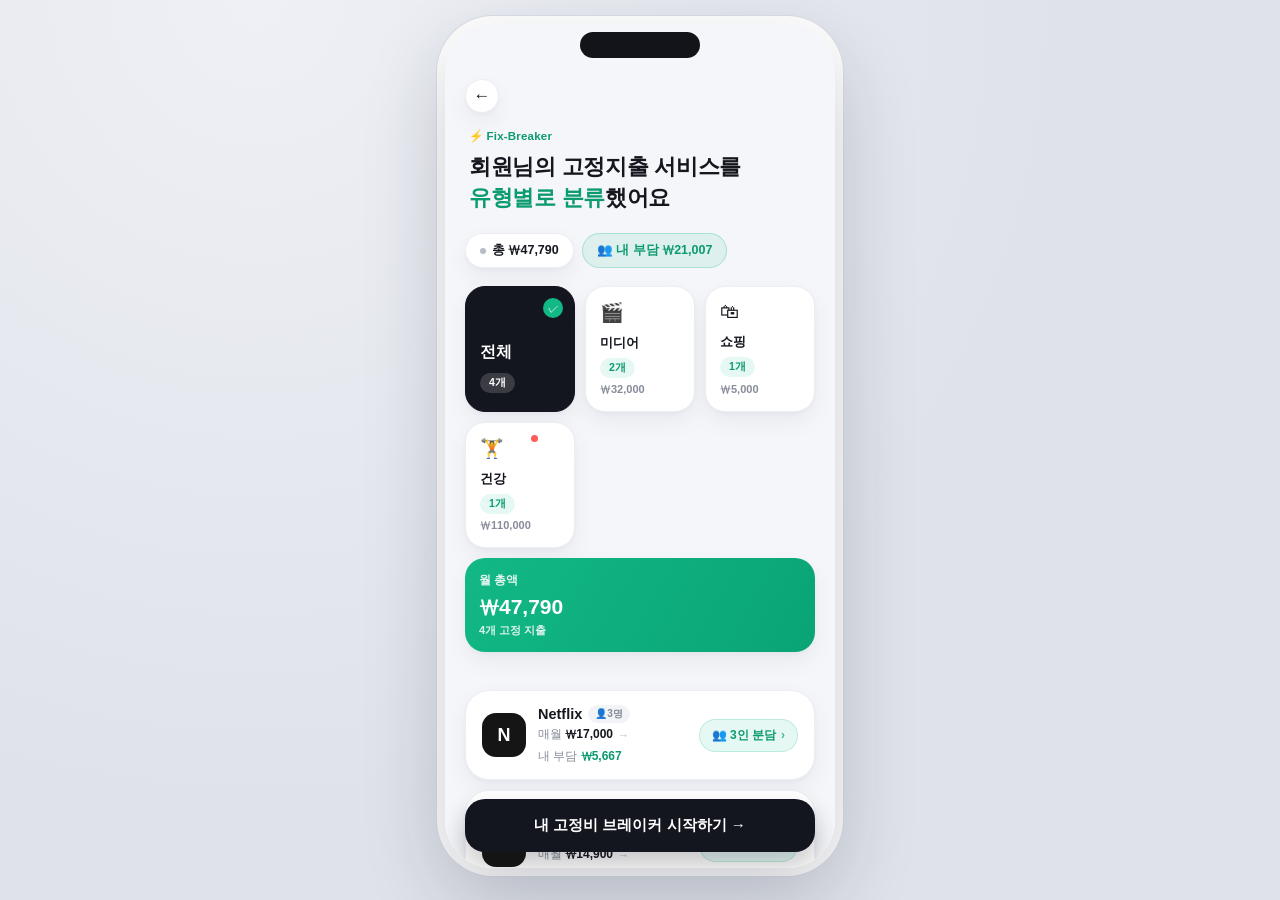
<file: index.html>
<!doctype html>
<html lang="ko">

<head>
	<meta charset="UTF-8">
	<meta name="viewport" content="width=device-width, initial-scale=1.0">
	<title>Fix-Breaker · 화면1 온보딩</title>
	<link rel="stylesheet" href="style.css">
</head>

<body>
	<div class="stage">
		<div class="phone" id="phone">
			<div class="notch"></div>
			<div class="stack">
				<!-- ===================== SCREEN 1 ===================== -->
				<div class="screen active" id="s1">
					<!-- <div class="statusbar"><span>9:41</span><span>🔋 100%</span></div> -->
					<div class="screen-scroll">
						<div class="onb-top">
							<div class="back-btn">←</div>
							<!-- <div class="page-indicator">1 / 3</div> -->
							<div class="onb-spacer"></div>
						</div>
						<!-- <div class="onb-progress-track">
							<div class="onb-progress-fill" style="width:33%"></div>
						</div> -->
						<div class="head">
							<div class="mini-brand">⚡ Fix-Breaker</div>
							<h1>회원님의 고정지출 서비스를<br><span class="accent">유형별로 분류</span>했어요</h1>
						</div>
						<div class="pill-row">
							<div class="pill-outline"><span class="dot"></span>총 ₩47,790</div>
							<div class="pill-mint">👥 내 부담 ₩21,007</div>
						</div>
						<div class="bento">
							<div class="bento-tile tile-all on" data-filter="all">
								<div class="check">✓</div>
								<div class="t-label">전체</div>
								<div class="t-count-pill dark">4개</div>
							</div>
							<div class="bento-tile" data-filter="media">
								<div class="check">✓</div>
								<div class="t-icon">🎬</div>
								<div class="t-label">미디어</div>
								<div class="t-count-pill">2개</div>
								<div class="t-sub">₩32,000</div>
							</div>
							<div class="bento-tile" data-filter="shopping">
								<div class="check">✓</div>
								<div class="t-icon">🛍</div>
								<div class="t-label">쇼핑</div>
								<div class="t-count-pill">1개</div>
								<div class="t-sub">₩5,000</div>
							</div>
							<div class="bento-tile" data-filter="etc">
								<div class="check">✓</div>
								<div class="dot-alert"></div>
								<div class="t-icon">🏋️</div>
								<div class="t-label">건강</div>
								<div class="t-count-pill">1개</div>
								<div class="t-sub">₩110,000</div>
							</div>
							<div class="bento-tile tile-total">
								<div class="t-total-label">월 총액</div>
								<div class="t-total-val">₩47,790</div>
								<div class="t-total-sub">4개 고정 지출</div>
							</div>
						</div>
						<div class="sync-list" id="syncList">
							<div class="sync-card" data-category="media" data-price="17000">
								<div class="logo netflix">N</div>
								<div class="sinfo">
									<div class="sname-row"><span class="sname">Netflix</span><span class="ppl-tag">👤3명</span></div>
									<div class="pay-compare"><span>매월 <b>₩17,000</b></span><span class="arrow-mini">→</span><span>내 부담 <b
												class="share">₩5,667</b></span></div>
								</div>
								<div class="sactions">
									<div class="chip" onclick="toggleSplitTrack(this)">👥 3인 분담<span class="cchev">›</span></div>
								</div>
								<div class="split-track">
									<div class="lbl">몇 명과 나누어 내시나요?</div>
									<input type="range" min="1" max="4" value="3" oninput="onbSplitUpdate(this)">
									<div class="out">3인 분담 · 5,667원</div>
									<div class="direct-row">
										<span class="direct-lbl">직접 입력</span>
										<div class="direct-input-wrap"><span class="won">₩</span><input type="number" class="direct-input"
												placeholder="0" oninput="onbDirectInput(this)"></div>
									</div>
								</div>
							</div>
							<div class="sync-card" data-category="media" data-price="14900">
								<div class="logo youtube">▶</div>
								<div class="sinfo">
									<div class="sname-row"><span class="sname">유튜브 프리미엄</span><span class="ppl-tag">👤2명</span></div>
									<div class="pay-compare"><span>매월 <b>₩14,900</b></span><span class="arrow-mini">→</span><span>내 부담 <b
												class="share">₩7,450</b></span></div>
								</div>
								<div class="sactions">
									<div class="chip" onclick="toggleSplitTrack(this)">👥 2인 분담<span class="cchev">›</span></div>
								</div>
								<div class="split-track">
									<div class="lbl">몇 명과 나누어 내시나요?</div>
									<input type="range" min="1" max="4" value="2" oninput="onbSplitUpdate(this)">
									<div class="out">2인 분담 · 7,450원</div>
									<div class="direct-row">
										<span class="direct-lbl">직접 입력</span>
										<div class="direct-input-wrap"><span class="won">₩</span><input type="number" class="direct-input"
												placeholder="0" oninput="onbDirectInput(this)"></div>
									</div>
								</div>
							</div>
							<div class="sync-card" data-category="shopping" data-price="7890">
								<div class="logo coupang">C</div>
								<div class="sinfo">
									<div class="sname">쿠팡 와우</div>
									<div class="sprice">매월 ₩7,890</div>
								</div>
								<div class="sactions">
									<div class="chip" onclick="toggleSplitTrack(this)"><span class="cico">👥</span>혼자 결제<span
											class="cchev">›</span></div>
								</div>
								<div class="split-track show">
									<div class="lbl">몇 명과 나누어 내시나요?</div>
									<input type="range" min="1" max="4" value="1" oninput="onbSplitUpdate(this)">
									<div class="out">혼자 결제 · 7,890원</div>
									<div class="direct-row">
										<span class="direct-lbl">직접 입력</span>
										<div class="direct-input-wrap"><span class="won">₩</span><input type="number" class="direct-input"
												placeholder="0" oninput="onbDirectInput(this)"></div>
									</div>
								</div>
							</div>
							<div class="sync-card" id="gymCard" data-category="etc" data-price="8000">
								<div class="logo gym">🏋️</div>
								<div class="sinfo">
									<div class="sname">OO 피트니스 1회권</div>
									<div class="sprice">3/2 · ₩8,000 · 일시 결제 의심</div>
								</div>
							</div>
						</div>
						<div class="swipe-hint">← 좌측으로 밀면 제외할 수 있어요</div>
						<div class="pad-bottom"></div>
					</div>
					<a class="fixed-cta" href="banksalad_screen2.html">내 고정비 브레이커 시작하기 →</a>
					<!-- <div class="fixed-cta" onclick="push('s2')">내 고정비 브레이커 시작하기 →</div> -->
				</div>
			</div>
		</div>
	</div>
	<script src="script.js"></script>
</body>

</html>
</file>
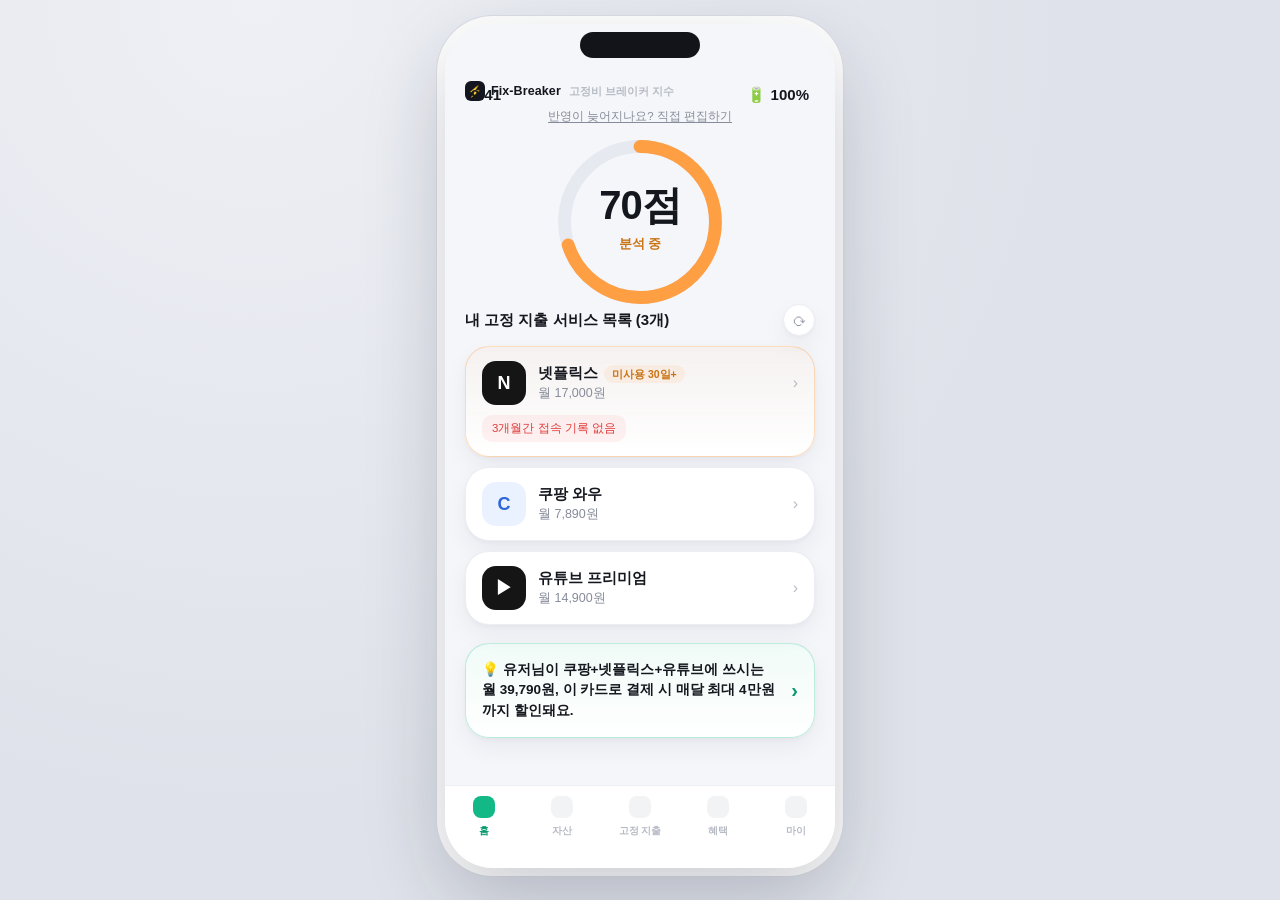
<file: banksalad_screen2.html>
<!doctype html>
<html lang="ko">

<head>
	<meta charset="UTF-8">
	<meta name="viewport" content="width=device-width, initial-scale=1.0">
	<title>Fix-Breaker · 화면2 대시보드</title>
	<link rel="stylesheet" href="style.css">
</head>

<body>
	<div class="stage">
		<div class="phone" id="phone">
			<div class="notch"></div>
			<div class="stack">
				<!-- ===================== SCREEN 2 ===================== -->
				<div class="screen active" id="s2">
					<div class="statusbar"><span>9:41</span><span>🔋 100%</span></div>
					<div class="screen-scroll">
						<div class="brand-row standalone">
							<div class="b-ico">⚡</div>
							<div class="b-text">Fix-Breaker</div>
							<div class="b-sub">고정비 브레이커 지수</div>
						</div>
						<div class="override-anchor" onclick="openSheet('s3')">반영이 늦어지나요? 직접 편집하기</div>
						<div class="gauge-wrap">
							<svg class="gauge-svg" viewBox="0 0 200 200">
								<circle class="gauge-track" cx="100" cy="100" r="82"></circle>
								<circle id="gaugeValue" class="gauge-value" cx="100" cy="100" r="82" stroke-dasharray="515"
									stroke-dashoffset="515" transform="rotate(-90 100 100)"></circle>
							</svg>
							<div class="gauge-center">
								<div class="gauge-score" id="gaugeScore">0점</div>
								<div class="gauge-label" id="gaugeLabel">분석 중</div>
							</div>
							<div class="waste-line" id="wasteLine">&nbsp;</div>
						</div>
						<div class="list-header">
							<h3>내 고정 지출 서비스 목록 (3개)</h3>
							<div class="sync-btn" onclick="pullRefresh()">⟳</div>
						</div>
						<div class="sub-list">
							<div class="sub-card flagged" onclick="openSheet('s3')">
								<div class="sub-row">
									<div class="logo netflix">N</div>
									<div class="sinfo">
										<div class="sname">넷플릭스<span class="badge">미사용 30일+</span></div>
										<div class="sprice" id="netflixPrice">월 17,000원</div>
									</div>
									<div class="chev">›</div>
								</div>
								<div class="warn-note">3개월간 접속 기록 없음</div>
							</div>
							<div class="sub-card" onclick="openSheet('s3')">
								<div class="sub-row">
									<div class="logo coupang">C</div>
									<div class="sinfo">
										<div class="sname">쿠팡 와우</div>
										<div class="sprice">월 7,890원</div>
									</div>
									<div class="chev">›</div>
								</div>
							</div>
							<div class="sub-card" onclick="openSheet('s3')">
								<div class="sub-row">
									<div class="logo youtube">▶</div>
									<div class="sinfo">
										<div class="sname">유튜브 프리미엄</div>
										<div class="sprice">월 14,900원</div>
									</div>
									<div class="chev">›</div>
								</div>
							</div>
						</div>
						<a class="cross-banner" href="banksalad_screen5.html">
							<p>💡 유저님이 쿠팡+넷플릭스+유튜브에 쓰시는 월 39,790원, 이 카드로 결제 시 매달 최대 4만원까지 할인돼요.</p>
							<div class="arrow">›</div>
						</a>
						<div class="pad-bottom"></div>
					</div>
					<div class="tabbar">
						<div class="tabitem active">
							<div class="tabdot"></div>홈
						</div>
						<div class="tabitem">
							<div class="tabdot"></div>자산
						</div>
						<div class="tabitem">
							<div class="tabdot"></div>고정 지출
						</div>
						<div class="tabitem">
							<div class="tabdot"></div>혜택
						</div>
						<div class="tabitem">
							<div class="tabdot"></div>마이
						</div>
					</div>
				</div>
			</div>
			<!-- ===================== 화면3: 바텀시트 (개별 고정 지출 상세/보정) ===================== -->
			<div class="overlay-dim" id="sheetOverlay">
				<div class="sheet">
					<div class="sheet-handle"></div>
					<div class="sheet-brand">
						<div class="logo netflix">N</div>
						<div class="meta">
							<div class="nm">넷플릭스</div>
							<div class="pay">매월 14일 결제 · 17,000원</div>
						</div>
					</div>
					<div class="form-block">
						<div class="form-row" style="margin-bottom:10px;">
							<div class="flbl">실제 결제 금액 직접 수정</div>
						</div>
						<div class="direct-input-wrap full"><span class="won">₩</span><input type="number" class="direct-input"
								id="realPriceInput" value="17000" oninput="updateRealPrice(this)"></div>
						<div class="direct-hint">자동으로 인식된 금액이 틀렸다면 직접 고쳐주세요</div>
					</div>
					<div class="form-block">
						<div class="form-row">
							<div class="flbl">가족과 1/N 나누어 내요</div>
							<div class="toggle" id="splitToggle" onclick="toggleSplitBody(this)"></div>
						</div>
						<div class="split-body" id="splitBody">
							<div class="lbl" style="font-size:11.5px;color:var(--text-2);margin-bottom:8px;">몇 명과 나누어 내시나요?</div>
							<input type="range" min="1" max="4" value="4" id="sheetSlider" oninput="sheetSplitUpdate(this.value)">
							<div class="count-result" id="sheetResult">4,250원</div>
							<div class="direct-row">
								<span class="direct-lbl">직접 입력</span>
								<div class="direct-input-wrap"><span class="won">₩</span><input type="number" class="direct-input"
										id="sheetDirectInput" placeholder="0" oninput="sheetDirectInputFn(this)"></div>
							</div>
						</div>
						<div class="select-row">
							<div class="flbl">실제 결제일</div>
							<select id="paySelect">
								<option>매월 14일</option>
								<option>매월 1일</option>
								<option>매월 25일</option>
							</select>
						</div>
					</div>
					<div class="form-block">
						<div class="form-row">
							<div class="flbl">다음 결제 일시중지 예약</div>
							<div class="toggle" onclick="this.classList.toggle('on')"></div>
						</div>
					</div>
					<div class="split-cta-row">
						<div class="btn ghost" onclick="saveOverride()">변경 사항 저장</div>
						<div class="btn danger-ghost" onclick="location.href='banksalad_screen4.html'">해지하러 가기</div>
					</div>
				</div>
			</div>
		</div>
	</div>
	<script src="./script.js"></script>
	<script>runGaugeIntro();</script>
</body>

</html>
</file>
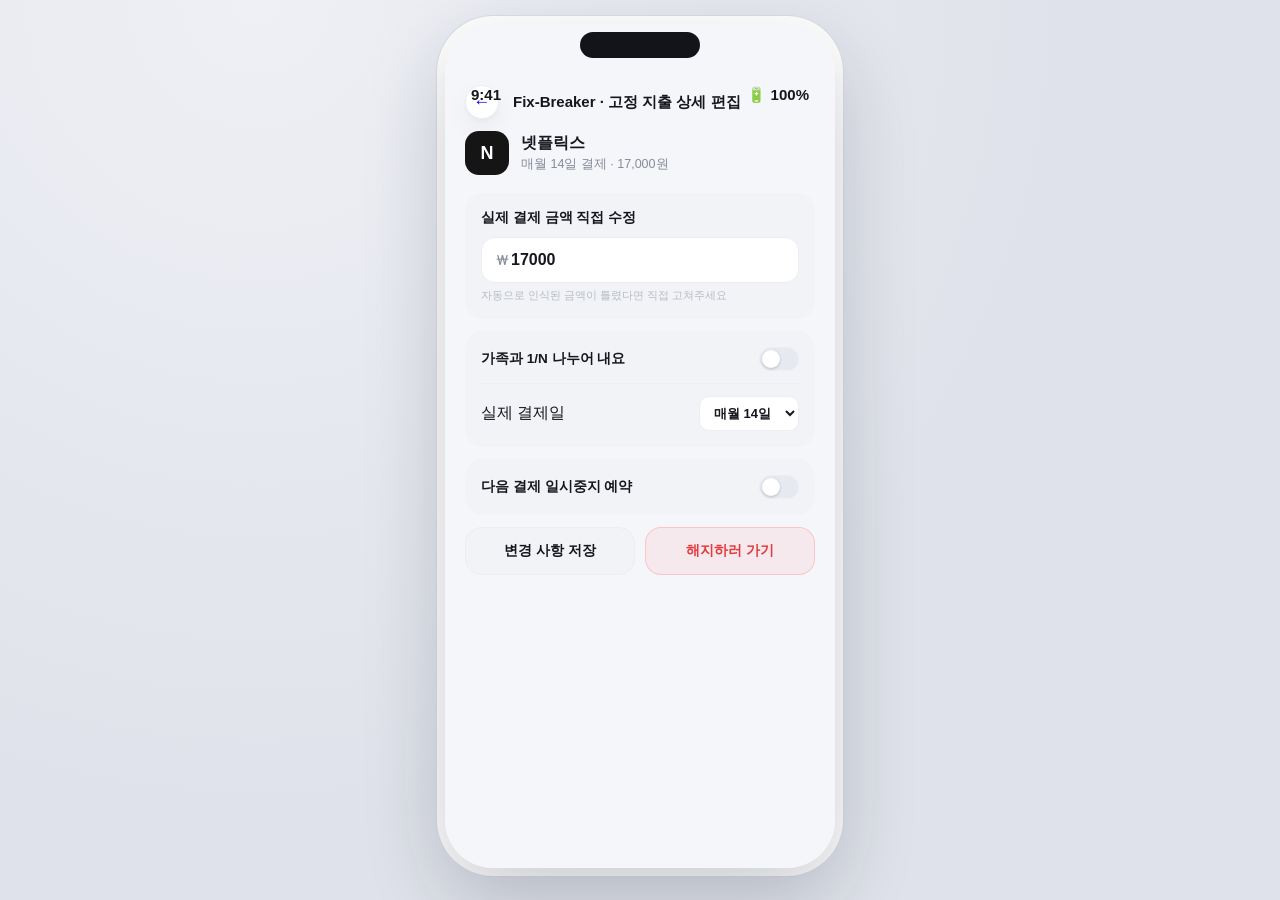
<file: banksalad_screen3.html>
<!doctype html>
<html lang="ko">

<head>
	<meta charset="UTF-8">
	<meta name="viewport" content="width=device-width, initial-scale=1.0">
	<title>Fix-Breaker · 화면3 고정 지출 상세 편집</title>
	<link rel="stylesheet" href="style.css">
</head>

<body>
	<div class="stage">
		<div class="phone" id="phone">
			<div class="notch"></div>
			<div class="stack">
				<!-- ===================== SCREEN 3: 고정 지출 상세/보정 ===================== -->
				<div class="screen active" id="s3">
					<div class="statusbar"><span>9:41</span><span>🔋 100%</span></div>
					<div class="screen-scroll">
						<div class="topbar"><a class="back-btn" href="banksalad_screen2.html">←</a>
							<h2>Fix-Breaker · 고정 지출 상세 편집</h2>
						</div>
						<div style="padding:8px 20px 0;">
							<div class="sheet-brand">
								<div class="logo netflix">N</div>
								<div class="meta">
									<div class="nm">넷플릭스</div>
									<div class="pay">매월 14일 결제 · 17,000원</div>
								</div>
							</div>
							<div class="form-block">
								<div class="form-row" style="margin-bottom:10px;">
									<div class="flbl">실제 결제 금액 직접 수정</div>
								</div>
								<div class="direct-input-wrap full"><span class="won">₩</span><input type="number" class="direct-input"
										id="realPriceInput" value="17000" oninput="updateRealPrice(this)"></div>
								<div class="direct-hint">자동으로 인식된 금액이 틀렸다면 직접 고쳐주세요</div>
							</div>
							<div class="form-block">
								<div class="form-row">
									<div class="flbl">가족과 1/N 나누어 내요</div>
									<div class="toggle" id="splitToggle" onclick="toggleSplitBody(this)"></div>
								</div>
								<div class="split-body" id="splitBody">
									<div class="lbl" style="font-size:11.5px;color:var(--text-2);margin-bottom:8px;">몇 명과 나누어 내시나요?</div>
									<input type="range" min="1" max="4" value="4" id="sheetSlider" oninput="sheetSplitUpdate(this.value)">
									<div class="count-result" id="sheetResult">4,250원</div>
									<div class="direct-row">
										<span class="direct-lbl">직접 입력</span>
										<div class="direct-input-wrap"><span class="won">₩</span><input type="number" class="direct-input"
												id="sheetDirectInput" placeholder="0" oninput="sheetDirectInputFn(this)"></div>
									</div>
								</div>
								<div class="select-row">
									<div class="flbl">실제 결제일</div>
									<select id="paySelect">
										<option>매월 14일</option>
										<option>매월 1일</option>
										<option>매월 25일</option>
									</select>
								</div>
							</div>
							<div class="form-block">
								<div class="form-row">
									<div class="flbl">다음 결제 일시중지 예약</div>
									<div class="toggle" onclick="this.classList.toggle('on')"></div>
								</div>
							</div>
							<div class="split-cta-row">
								<a class="btn ghost" href="banksalad_screen2.html">변경 사항 저장</a>
								<a class="btn danger-ghost" href="banksalad_screen4.html">해지하러 가기</a>
							</div>
						</div>
						<div class="pad-bottom"></div>
					</div>
				</div>
			</div>
		</div>
	</div>
	<script src="script.js"></script>
</body>

</html>
</file>
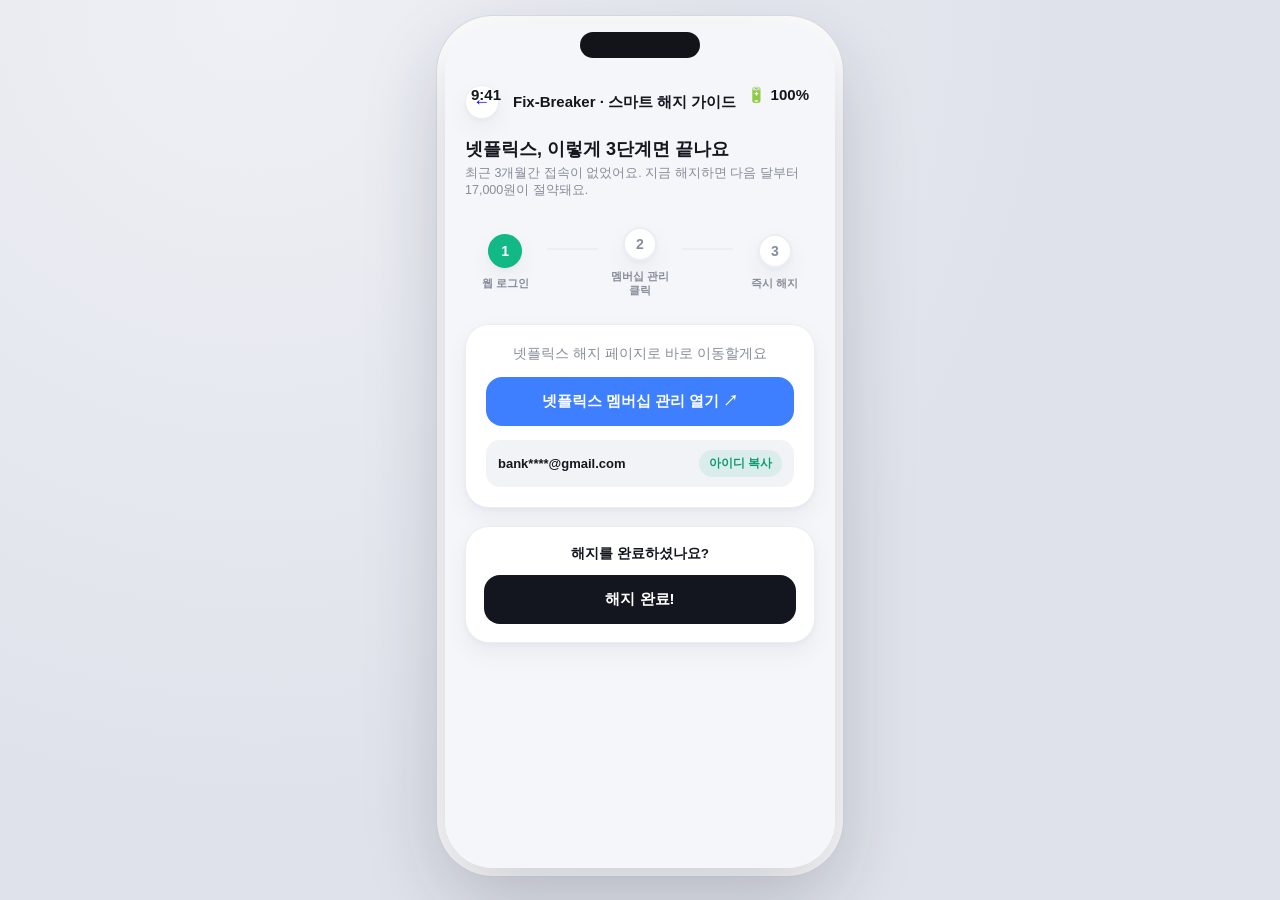
<file: banksalad_screen4.html>
<!doctype html>
<html lang="ko">

<head>
	<meta charset="UTF-8">
	<meta name="viewport" content="width=device-width, initial-scale=1.0">
	<title>Fix-Breaker · 화면4 스마트 해지 가이드</title>
	<link rel="stylesheet" href="style.css">
</head>

<body>
	<div class="stage">
		<div class="phone" id="phone">
			<div class="notch"></div>
			<div class="stack">
				<!-- ===================== SCREEN 4: 스마트 해지 가이드 ===================== -->
				<div class="screen active" id="s4">
					<div class="statusbar"><span>9:41</span><span>🔋 100%</span></div>
					<div class="screen-scroll">
						<div class="topbar">
							<a class="back-btn" href="banksalad_screen2.html">←</a>
							<h2>Fix-Breaker · 스마트 해지 가이드</h2>
						</div>
						<div class="cancel-hero">
							<h2>넷플릭스, 이렇게 3단계면 끝나요</h2>
							<p>최근 3개월간 접속이 없었어요. 지금 해지하면 다음 달부터 17,000원이 절약돼요.</p>
						</div>

						<div class="timeline">
							<div class="tl-step done"><div class="tl-dot">1</div><div class="tl-label">웹 로그인</div></div>
							<div class="tl-line"></div>
							<div class="tl-step"><div class="tl-dot">2</div><div class="tl-label">멤버십 관리<br>클릭</div></div>
							<div class="tl-line"></div>
							<div class="tl-step"><div class="tl-dot">3</div><div class="tl-label">즉시 해지</div></div>
						</div>

						<div class="outlink-card">
							<div class="svc">넷플릭스 해지 페이지로 바로 이동할게요</div>
							<div class="big-btn" onclick="fakeOutlink()">넷플릭스 멤버십 관리 열기 ↗</div>
							<div class="clip-row">
								<span id="clipEmail">bank****@gmail.com</span>
								<div class="clip-btn" onclick="copyClip(this)">아이디 복사</div>
							</div>
						</div>

						<div class="confirm-block">
							<p>해지를 완료하셨나요?</p>
							<div class="done-btn" onclick="completeCancel()">해지 완료!</div>
						</div>
						<div class="pad-bottom"></div>
					</div>
					<div class="confetti-layer" id="confettiLayer"></div>
					<div class="celebrate-overlay" id="celebrateOverlay">
						<div class="celebrate">
							<div class="emoji">🎉</div>
							<h4>해지 완료!</h4>
							<div class="stat">+15점 · 연 204,000원 절약 확정</div>
							<p class="sub">브레이커 지수가 즉시 반영됐어요.</p>
							<a class="close-btn" href="banksalad_screen2.html">대시보드로 돌아가기</a>
						</div>
					</div>
				</div>
			</div>
		</div>
	</div>
	<script src="script.js"></script>
</body>

</html>
</file>
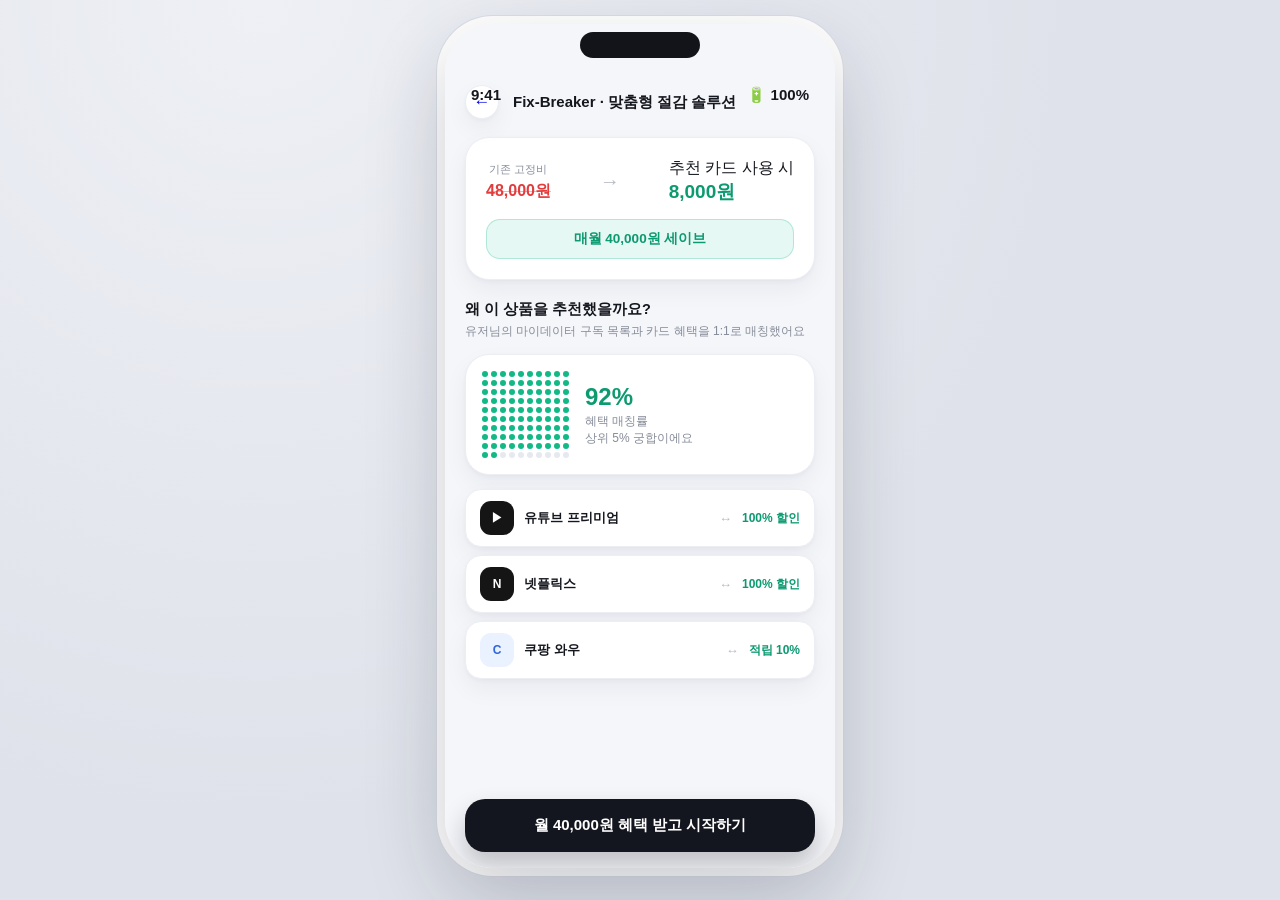
<file: banksalad_screen5.html>
<!doctype html>
<html lang="ko">

<head>
	<meta charset="UTF-8">
	<meta name="viewport" content="width=device-width, initial-scale=1.0">
	<title>Fix-Breaker · 화면5 고정비 절감 솔루션</title>
	<link rel="stylesheet" href="style.css">
</head>

<body>
	<div class="stage">
		<div class="phone" id="phone">
			<div class="notch"></div>
			<div class="stack">
				<!-- ===================== SCREEN 5: 고정비 절감 솔루션 ===================== -->
				<div class="screen active" id="s5">
					<div class="statusbar"><span>9:41</span><span>🔋 100%</span></div>
					<div class="screen-scroll" id="s5scroll" onscroll="onS5Scroll()">
						<div class="topbar">
							<a class="back-btn" href="banksalad_screen2.html">←</a>
							<h2>Fix-Breaker · 맞춤형 절감 솔루션</h2>
						</div>

						<div class="hero-compare">
							<div class="row">
								<div class="from"><div class="lbl">기존 고정비</div><div class="val">48,000원</div></div>
								<div class="arrow-mid">→</div>
								<div class="to"><div class="lbl">추천 카드 사용 시</div><div class="val">8,000원</div></div>
							</div>
							<div class="save-strip">매월 40,000원 세이브</div>
						</div>

						<div class="match-section">
							<h3>왜 이 상품을 추천했을까요?</h3>
							<p class="sub">유저님의 마이데이터 구독 목록과 카드 혜택을 1:1로 매칭했어요</p>

							<div class="match-rate-box">
								<div class="dotgrid" id="dotgrid"></div>
								<div class="rtxt"><div class="pct">92%</div><div class="desc">혜택 매칭률<br>상위 5% 궁합이에요</div></div>
							</div>

							<div class="match-table">
								<div class="match-row"><div class="logo youtube" style="font-size:12px;">▶</div><div class="mname">유튜브 프리미엄</div><div class="link-ico">↔</div><div class="mbenefit">100% 할인</div></div>
								<div class="match-row"><div class="logo netflix" style="font-size:12px;">N</div><div class="mname">넷플릭스</div><div class="link-ico">↔</div><div class="mbenefit">100% 할인</div></div>
								<div class="match-row"><div class="logo coupang" style="font-size:12px;">C</div><div class="mname">쿠팡 와우</div><div class="link-ico">↔</div><div class="mbenefit">적립 10%</div></div>
							</div>
						</div>
						<div class="pad-bottom"></div>
					</div>
					<div class="float-save" id="floatSave">+ 0원 저축 중</div>
					<div class="fixed-cta" onclick="push('s4-signup')">월 40,000원 혜택 받고 시작하기</div>
				</div>
			</div>
		</div>
	</div>
	<script src="script.js"></script>
</body>

</html>
</file>
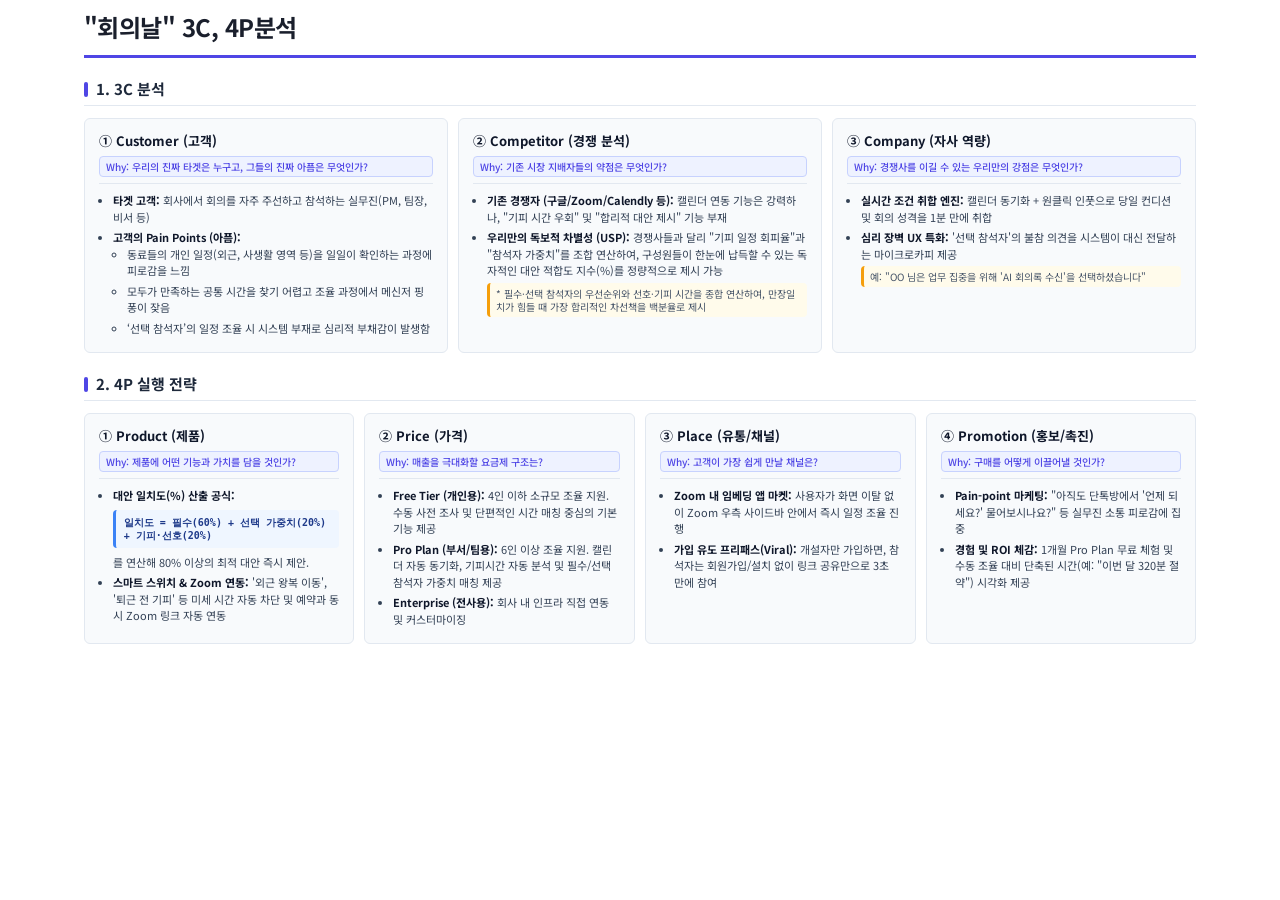
<file: meeting/3c_4p2.html>
<!DOCTYPE html>
<html lang="ko">

<head>
	<meta charset="UTF-8">
	<title>스마트 회의 일정 조율 서비스 기획안 (가로형)</title>
	<!-- Noto Sans KR 폰트 적용 -->
	<link rel="preconnect" href="https://fonts.googleapis.com">
	<link rel="preconnect" href="https://fonts.gstatic.com" crossorigin>
	<link href="https://fonts.googleapis.com/css2?family=Noto+Sans+KR:wght@300;400;500;700&display=swap" rel="stylesheet">
	<style>
		/* 기본 PDF 및 A4 가로(Landscape) 인쇄 레이아웃 설정 */
		@page {
			size: A4 landscape;
			/* 가로 방향 고정 */
			margin: 12mm;
			/* 여백 최적화 */
		}

		body {
			font-family: 'Noto Sans KR', sans-serif;
			color: #2D3748;
			line-height: 1.5;
			font-size: 11.5px;
			/* 가로 배열에 맞는 적정 폰트 크기 */
			margin: 0 auto;
			padding: 5px;
			background-color: #ffffff;
			max-width: 297mm;
			/* A4 가로 실제 규격 제한 */
			box-sizing: border-box;
		}

		/* 인쇄 시 브라우저 배경색 보존 */
		* {
			-webkit-print-color-adjust: exact !important;
			print-color-adjust: exact !important;
			box-sizing: border-box;
		}

		/* 헤더 스타일 */
		.header {
			border-bottom: 3px solid #4F46E5;
			padding-bottom: 10px;
			margin-bottom: 20px;
			text-align: left;
		}

		.header h1 {
			font-size: 24px;
			font-weight: 700;
			color: #1A1F2C;
			margin: 4px 0 0 0;
			letter-spacing: -0.5px;
		}

		.header-tag {
			display: inline-block;
			background-color: #EEF2FF;
			color: #4F46E5;
			font-size: 9px;
			font-weight: 700;
			padding: 2px 6px;
			border-radius: 4px;
			text-transform: uppercase;
			letter-spacing: 0.5px;
		}

		/* 섹션 스타일 */
		.section-title {
			font-size: 15px;
			color: #1E293B;
			border-bottom: 1.5px solid #E2E8F0;
			padding-bottom: 4px;
			margin-top: 20px;
			margin-bottom: 12px;
			font-weight: 700;
			display: flex;
			align-items: center;
			page-break-after: avoid;
		}

		.section-title::before {
			content: "";
			display: inline-block;
			width: 4px;
			height: 15px;
			background-color: #4F46E5;
			margin-right: 8px;
			border-radius: 2px;
		}

		/* 1. 3C 분석: 가로 넓은 3열 레이아웃 */
		.section-wrap {
			display: grid;
			grid-template-columns: repeat(3, 1fr);
			gap: 10px;
			align-items: stretch;
		}

		/* 2. 4P 전략: 가로가 넓으므로 똑같이 4열 레이아웃으로 변경! */
		.section-wrap02 {
			display: grid;
			grid-template-columns: repeat(4, 1fr);
			/* 4열 배치 */
			gap: 10px;
			align-items: stretch;
		}

		/* 카드 항목 디자인 */
		.card {
			background-color: #F8FAFC;
			border: 1px solid #E2E8F0;
			border-radius: 6px;
			padding: 12px 14px;
			display: flex;
			flex-direction: column;
			page-break-inside: avoid;
		}

		.card-header {
			font-size: 13px;
			font-weight: 700;
			color: #0F172A;
			border-bottom: 1px solid #E2E8F0;
			padding-bottom: 6px;
			margin-bottom: 8px;
		}

		/* 뱃지 스타일 */
		.why-badge {
			font-size: 10px;
			color: #4F46E5;
			font-weight: 500;
			background-color: #EEF2FF;
			padding: 3px 6px;
			border-radius: 4px;
			border: 1px solid #C7D2FE;
			display: block;
			margin-top: 6px;
			line-height: 1.3;
		}

		/* 본문 텍스트 리스트 */
		ul {
			margin: 0;
			padding-left: 14px;
		}

		li {
			margin-bottom: 4px;
			color: #334155;
			font-size: 11px;
		}

		li strong {
			color: #0F172A;
			font-weight: 700;
		}

		/* 대안 일치도 수식 박스 */
		.formula-box {
			background-color: #EFF6FF;
			border-left: 3px solid #3B82F6;
			border-radius: 4px;
			padding: 6px 8px;
			margin: 6px 0;
			font-family: monospace, sans-serif;
			font-size: 10px;
			color: #1E3A8A;
			font-weight: 600;
			line-height: 1.3;
		}

		/* 시스템 문구 예시 박스 */
		.sub-guide {
			font-size: 10px;
			color: #475569;
			margin-top: 4px;
			background-color: #FFFBEB;
			padding: 4px 6px;
			border-radius: 4px;
			border-left: 3px solid #F59E0B;
			line-height: 1.3;
		}
	</style>
</head>

<body>
	<!-- 헤더 영역 -->
	<div class="header">
		<h1>"회의날" 3C, 4P분석 </h1>
	</div>
	<!-- 1. 3C 분석 -->
	<div class="section-title">1. 3C 분석</div>
	<div class="section-wrap">
		<!-- Customer -->
		<div class="card">
			<div class="card-header"> ① Customer (고객) <span class="why-badge">Why: 우리의 진짜 타겟은 누구고, 그들의 진짜 아픔은 무엇인가?</span>
			</div>
			<ul>
				<li><strong>타겟 고객:</strong> 회사에서 회의를 자주 주선하고 참석하는 실무진(PM, 팀장, 비서 등)</li>
				<li><strong>고객의 Pain Points (아픔):</strong>
					<ul>
						<li>동료들의 개인 일정(외근, 사생활 영역 등)을 일일이 확인하는 과정에 피로감을 느낌</li>
						<li>모두가 만족하는 공통 시간을 찾기 어렵고 조율 과정에서 메신저 핑퐁이 잦음</li>
						<li>‘선택 참석자’의 일정 조율 시 시스템 부재로 심리적 부채감이 발생함</li>
					</ul>
				</li>
			</ul>
		</div>
		<!-- Competitor -->
		<div class="card">
			<div class="card-header"> ② Competitor (경쟁 분석) <span class="why-badge">Why: 기존 시장 지배자들의 약점은 무엇인가?</span>
			</div>
			<ul>
				<li><strong>기존 경쟁자 (구글/Zoom/Calendly 등):</strong> 캘린더 연동 기능은 강력하나, "기피 시간 우회" 및 "합리적 대안 제시" 기능 부재</li>
				<li><strong>우리만의 독보적 차별성 (USP):</strong> 경쟁사들과 달리 "기피 일정 회피율"과 "참석자 가중치"를 조합 연산하여, 구성원들이 한눈에 납득할 수 있는 독자적인 대안
					적합도 지수(%)를 정량적으로 제시 가능 <div class="sub-guide">* 필수·선택 참석자의 우선순위와 선호·기피 시간을 종합 연산하여, 만장일치가 힘들 때 가장 합리적인 차선책을
						백분율로 제시 </div>
				</li>
			</ul>
		</div>
		<!-- Company -->
		<div class="card">
			<div class="card-header"> ③ Company (자사 역량) <span class="why-badge">Why: 경쟁사를 이길 수 있는 우리만의 강점은 무엇인가?</span>
			</div>
			<ul>
				<li><strong>실시간 조건 취합 엔진:</strong> 캘린더 동기화 + 원클릭 인풋으로 당일 컨디션 및 회의 성격을 1분 만에 취합</li>
				<li><strong>심리 장벽 UX 특화:</strong> '선택 참석자'의 불참 의견을 시스템이 대신 전달하는 마이크로카피 제공 <div class="sub-guide">예: "OO 님은 업무
						집중을 위해 'AI 회의록 수신'을 선택하셨습니다"</div>
				</li>
			</ul>
		</div>
	</div>
	<!-- 2. 4P 실행 전략 -->
	<div class="section-title">2. 4P 실행 전략</div>
	<div class="section-wrap02">
		<!-- Product -->
		<div class="card">
			<div class="card-header"> ① Product (제품) <span class="why-badge">Why: 제품에 어떤 기능과 가치를 담을 것인가?</span>
			</div>
			<ul>
				<li><strong>대안 일치도(%) 산출 공식:</strong>
					<div class="formula-box"> 일치도 = 필수(60%) + 선택 가중치(20%) + 기피·선호(20%) </div> 를 연산해 80% 이상의 최적 대안 즉시 제안.
				</li>
				<li><strong>스마트 스위치 & Zoom 연동:</strong> '외근 왕복 이동', '퇴근 전 기피' 등 미세 시간 자동 차단 및 예약과 동시 Zoom 링크 자동 연동</li>
			</ul>
		</div>
		<!-- Price -->
		<div class="card">
			<div class="card-header"> ② Price (가격) <span class="why-badge">Why: 매출을 극대화할 요금제 구조는?</span>
			</div>
			<ul>
				<li><strong>Free Tier (개인용):</strong> 4인 이하 소규모 조율 지원. 수동 사전 조사 및 단편적인 시간 매칭 중심의 기본 기능 제공</li>
				<li><strong>Pro Plan (부서/팀용):</strong> 6인 이상 조율 지원. 캘린더 자동 동기화, 기피시간 자동 분석 및 필수/선택 참석자 가중치 매칭 제공</li>
				<li><strong>Enterprise (전사용):</strong> 회사 내 인프라 직접 연동 및 커스터마이징</li>
			</ul>
		</div>
		<!-- Place -->
		<div class="card">
			<div class="card-header"> ③ Place (유통/채널) <span class="why-badge">Why: 고객이 가장 쉽게 만날 채널은?</span>
			</div>
			<ul>
				<li><strong>Zoom 내 임베딩 앱 마켓:</strong> 사용자가 화면 이탈 없이 Zoom 우측 사이드바 안에서 즉시 일정 조율 진행</li>
				<li><strong>가입 유도 프리패스(Viral):</strong> 개설자만 가입하면, 참석자는 회원가입/설치 없이 링크 공유만으로 3초 만에 참여</li>
			</ul>
		</div>
		<!-- Promotion -->
		<div class="card">
			<div class="card-header"> ④ Promotion (홍보/촉진) <span class="why-badge">Why: 구매를 어떻게 이끌어낼 것인가?</span>
			</div>
			<ul>
				<li><strong>Pain-point 마케팅:</strong> "아직도 단톡방에서 '언제 되세요?' 물어보시나요?" 등 실무진 소통 피로감에 집중</li>
				<li><strong>경험 및 ROI 체감:</strong> 1개월 Pro Plan 무료 체험 및 수동 조율 대비 단축된 시간(예: "이번 달 320분 절약") 시각화 제공</li>
			</ul>
		</div>
	</div>
</body>

</html>
</file>
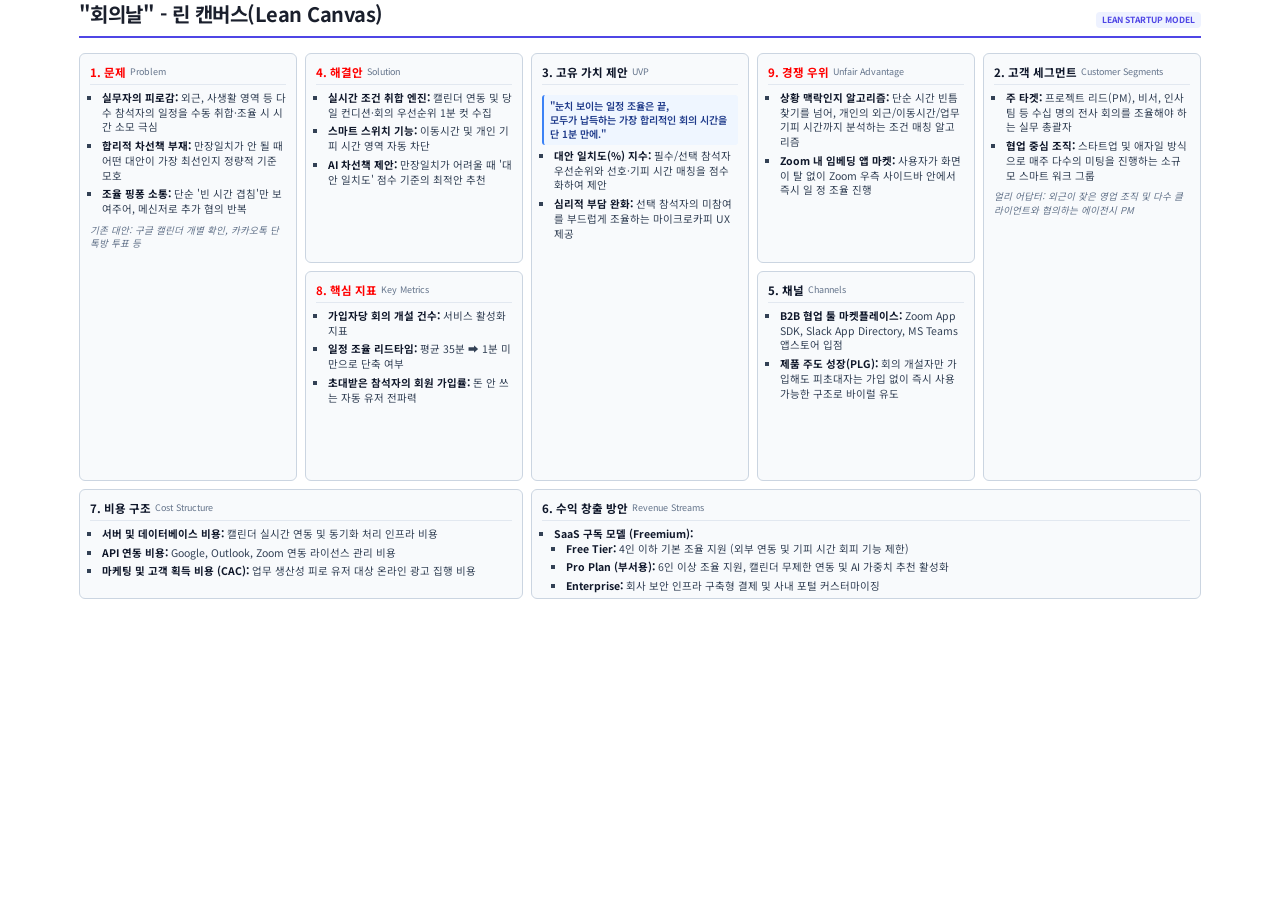
<file: meeting/leancanvas.html>
<!DOCTYPE html>
<html lang="ko">

<head>
	<meta charset="UTF-8">
	<title>"회의날" - 린 캔버스 (가로형)</title>
	<link rel="preconnect" href="https://fonts.googleapis.com">
	<link rel="preconnect" href="https://fonts.gstatic.com" crossorigin>
	<link href="https://fonts.googleapis.com/css2?family=Noto+Sans+KR:wght@300;400;500;700&display=swap" rel="stylesheet">
	<style>
		/* A4 가로(Landscape) 인쇄 레이아웃 설정 */
		@page {
			size: A4 landscape;
			margin: 10mm;
		}

		body {
			font-family: 'Noto Sans KR', sans-serif;
			color: #2D3748;
			line-height: 1.4;
			font-size: 11px;
			margin: 0 auto;
			padding: 0;
			background-color: #ffffff;
			max-width: 297mm;
			box-sizing: border-box;
		}

		* {
			-webkit-print-color-adjust: exact !important;
			print-color-adjust: exact !important;
			box-sizing: border-box;
		}

		/* 헤더 영역 */
		.header {
			border-bottom: 2.5px solid #4F46E5;
			padding-bottom: 8px;
			margin-bottom: 15px;
			display: flex;
			justify-content: space-between;
			align-items: flex-end;
		}

		.header h1 {
			font-size: 20px;
			font-weight: 700;
			color: #1A1F2C;
			margin: 0;
			letter-spacing: -0.5px;
		}

		.header-tag {
			background-color: #EEF2FF;
			color: #4F46E5;
			font-size: 8.5px;
			font-weight: 700;
			padding: 2px 6px;
			border-radius: 4px;
			text-transform: uppercase;
		}

		/* 린 캔버스 표준 그리드 레이아웃 (5열 구조) */
		.canvas-grid {
			display: grid;
			grid-template-columns: repeat(5, 1fr);
			grid-template-rows: repeat(2, 210px) 110px;
			/* 고정 높이로 한 장에 쏙 들어오게 조정 */
			gap: 8px;
			width: 100%;
		}

		/* 개별 셀 스타일 */
		.cell {
			background-color: #F8FAFC;
			border: 1px solid #CBD5E1;
			border-radius: 6px;
			padding: 10px;
			display: flex;
			flex-direction: column;
			overflow: hidden;
		}

		/* 셀 타이틀 스타일 */
		.cell-title {
			font-size: 11.5px;
			font-weight: 700;
			color: #0F172A;
			border-bottom: 1px solid #E2E8F0;
			padding-bottom: 4px;
			margin-bottom: 6px;
			display: flex;
			align-items: center;
			gap: 4px;
		}

		.cell-title span {
			font-size: 9px;
			color: #64748B;
			font-weight: normal;
		}

		/* 텍스트 내용 */
		ul {
			margin: 0;
			padding-left: 12px;
			list-style-type: square;
		}

		li {
			margin-bottom: 4px;
			color: #334155;
			font-size: 10.5px;
		}

		li strong {
			color: #0F172A;
		}

		/* 강조 영역 및 서브텍스트 */
		.highlight-box {
			background-color: #EFF6FF;
			border-left: 2.5px solid #3B82F6;
			border-radius: 3px;
			padding: 4px 6px;
			margin: 4px 0;
			font-size: 10px;
			color: #1E3A8A;
			font-weight: 600;
		}

		.guide-note {
			font-size: 9.5px;
			color: #64748B;
			margin-top: 3px;
			font-style: italic;
		}

		/* 린 캔버스 구조적 배치 (Grid Area 설정) */
		.cell-problem {
			grid-column: 1;
			grid-row: 1 / 3;
		}

		.cell-solution {
			grid-column: 2;
			grid-row: 1;
		}

		.cell-metrics {
			grid-column: 2;
			grid-row: 2;
		}

		.cell-uvp {
			grid-column: 3;
			grid-row: 1 / 3;
		}

		.cell-unfair {
			grid-column: 4;
			grid-row: 1;
		}

		.cell-channels {
			grid-column: 4;
			grid-row: 2;
		}

		.cell-customer {
			grid-column: 5;
			grid-row: 1 / 3;
		}

		.cell-cost {
			grid-column: 1 / 3;
			grid-row: 3;
		}

		.cell-revenue {
			grid-column: 3 / 6;
			grid-row: 3;
		}

		.red {
			color: red
		}
	</style>
</head>

<body>
	<!-- 헤더 -->
	<div class="header">
		<h1>"회의날" - 린 캔버스(Lean Canvas)</h1>
		<span class="header-tag">Lean Startup Model</span>
	</div>
	<!-- 린 캔버스 본문 -->
	<div class="canvas-grid">
		<!-- 1. Problem (문제) -->
		<div class="cell cell-problem">
			<div class="cell-title red">1. 문제 <span>Problem</span></div>
			<ul>
				<li><strong>실무자의 피로감:</strong> 외근, 사생활 영역 등 다수 참석자의 일정을 수동 취합·조율 시 시간 소모 극심</li>
				<li><strong>합리적 차선책 부재:</strong> 만장일치가 안 될 때 어떤 대안이 가장 최선인지 정량적 기준 모호</li>
				<li><strong>조율 핑퐁 소통:</strong> 단순 '빈 시간 겹침'만 보여주어, 메신저로 추가 협의 반복</li>
			</ul>
			<div class="guide-note">기존 대안: 구글 캘린더 개별 확인, 카카오톡 단톡방 투표 등</div>
		</div>
		<!-- 4. Solution (해결안) -->
		<div class="cell cell-solution">
			<div class="cell-title red">4. 해결안 <span>Solution</span></div>
			<ul>
				<li><strong>실시간 조건 취합 엔진:</strong> 캘린더 연동 및 당일 컨디션·회의 우선순위 1분 컷 수집</li>
				<li><strong>스마트 스위치 기능:</strong> 이동시간 및 개인 기피 시간 영역 자동 차단</li>
				<li><strong>AI 차선책 제안:</strong> 만장일치가 어려울 때 '대안 일치도' 점수 기준의 최적안 추천</li>
			</ul>
		</div>
		<!-- 8. Key Metrics (핵심 지표) -->
		<div class="cell cell-metrics">
			<div class="cell-title red">8. 핵심 지표 <span>Key Metrics</span></div>
			<ul>
				<li><strong>가입자당 회의 개설 건수:</strong> 서비스 활성화 지표</li>
				<li><strong>일정 조율 리드타임:</strong> 평균 35분 ➡️ 1분 미만으로 단축 여부</li>
				<li><strong>초대받은 참석자의 회원 가입률:</strong> 돈 안 쓰는 자동 유저 전파력</li>
			</ul>
		</div>
		<!-- 3. Unique Value Proposition (고유 가치 제안) -->
		<div class="cell cell-uvp">
			<div class="cell-title">3. 고유 가치 제안 <span>UVP</span></div>
			<div class="highlight-box"> "눈치 보이는 일정 조율은 끝, <br>모두가 납득하는 가장 합리적인 회의 시간을 단 1분 만에." </div>
			<ul>
				<li><strong>대안 일치도(%) 지수:</strong> 필수/선택 참석자 우선순위와 선호·기피 시간 매칭을 점수화하여 제안</li>
				<li><strong>심리적 부담 완화:</strong> 선택 참석자의 미참여를 부드럽게 조율하는 마이크로카피 UX 제공</li>
			</ul>
		</div>
		<!-- 9. Unfair Advantage (독점적 경쟁 우위) -->
		<div class="cell cell-unfair">
			<div class="cell-title red">9. 경쟁 우위 <span>Unfair Advantage</span></div>
			<ul>
				<li><strong>상황 맥락인지 알고리즘:</strong> 단순 시간 빈틈 찾기를 넘어, 개인의 외근/이동시간/업무 기피 시간까지 분석하는 조건 매칭 알고리즘</li>
				<li><strong>Zoom 내 임베딩 앱 마켓:</strong> 사용자가 화면 이 탈 없이 Zoom 우측 사이드바 안에서 즉시 일 정 조율 진행</li>
			</ul>
		</div>
		<!-- 5. Channels (채널) -->
		<div class="cell cell-channels">
			<div class="cell-title">5. 채널 <span>Channels</span></div>
			<ul>
				<li><strong>B2B 협업 툴 마켓플레이스:</strong> Zoom App SDK, Slack App Directory, MS Teams 앱스토어 입점</li>
				<li><strong>제품 주도 성장(PLG):</strong> 회의 개설자만 가입해도 피초대자는 가입 없이 즉시 사용 가능한 구조로 바이럴 유도</li>
			</ul>
		</div>
		<!-- 2. Customer Segments (고객 세그먼트) -->
		<div class="cell cell-customer">
			<div class="cell-title">2. 고객 세그먼트 <span>Customer Segments</span></div>
			<ul>
				<li><strong>주 타겟:</strong> 프로젝트 리드(PM), 비서, 인사팀 등 수십 명의 전사 회의를 조율해야 하는 실무 총괄자</li>
				<li><strong>협업 중심 조직:</strong> 스타트업 및 애자일 방식으로 매주 다수의 미팅을 진행하는 소규모 스마트 워크 그룹</li>
			</ul>
			<div class="guide-note">얼리 어답터: 외근이 잦은 영업 조직 및 다수 클라이언트와 협의하는 에이전시 PM</div>
		</div>
		<!-- 7. Cost Structure (비용 구조) -->
		<div class="cell cell-cost">
			<div class="cell-title">7. 비용 구조 <span>Cost Structure</span></div>
			<ul>
				<li><strong>서버 및 데이터베이스 비용:</strong> 캘린더 실시간 연동 및 동기화 처리 인프라 비용</li>
				<li><strong>API 연동 비용:</strong> Google, Outlook, Zoom 연동 라이선스 관리 비용</li>
				<li><strong>마케팅 및 고객 획득 비용 (CAC):</strong> 업무 생산성 피로 유저 대상 온라인 광고 집행 비용</li>
			</ul>
		</div>
		<!-- 6. Revenue Streams (수익 창출 방안) -->
		<div class="cell cell-revenue">
			<div class="cell-title">6. 수익 창출 방안 <span>Revenue Streams</span></div>
			<ul>
				<li><strong>SaaS 구독 모델 (Freemium):</strong>
					<ul>
						<li><strong>Free Tier:</strong> 4인 이하 기본 조율 지원 (외부 연동 및 기피 시간 회피 기능 제한)</li>
						<li><strong>Pro Plan (부서용):</strong> 6인 이상 조율 지원, 캘린더 무제한 연동 및 AI 가중치 추천 활성화</li>
						<li><strong>Enterprise:</strong> 회사 보안 인프라 구축형 결제 및 사내 포털 커스터마이징</li>
					</ul>
				</li>
			</ul>
		</div>
	</div>
</body>

</html>
</file>
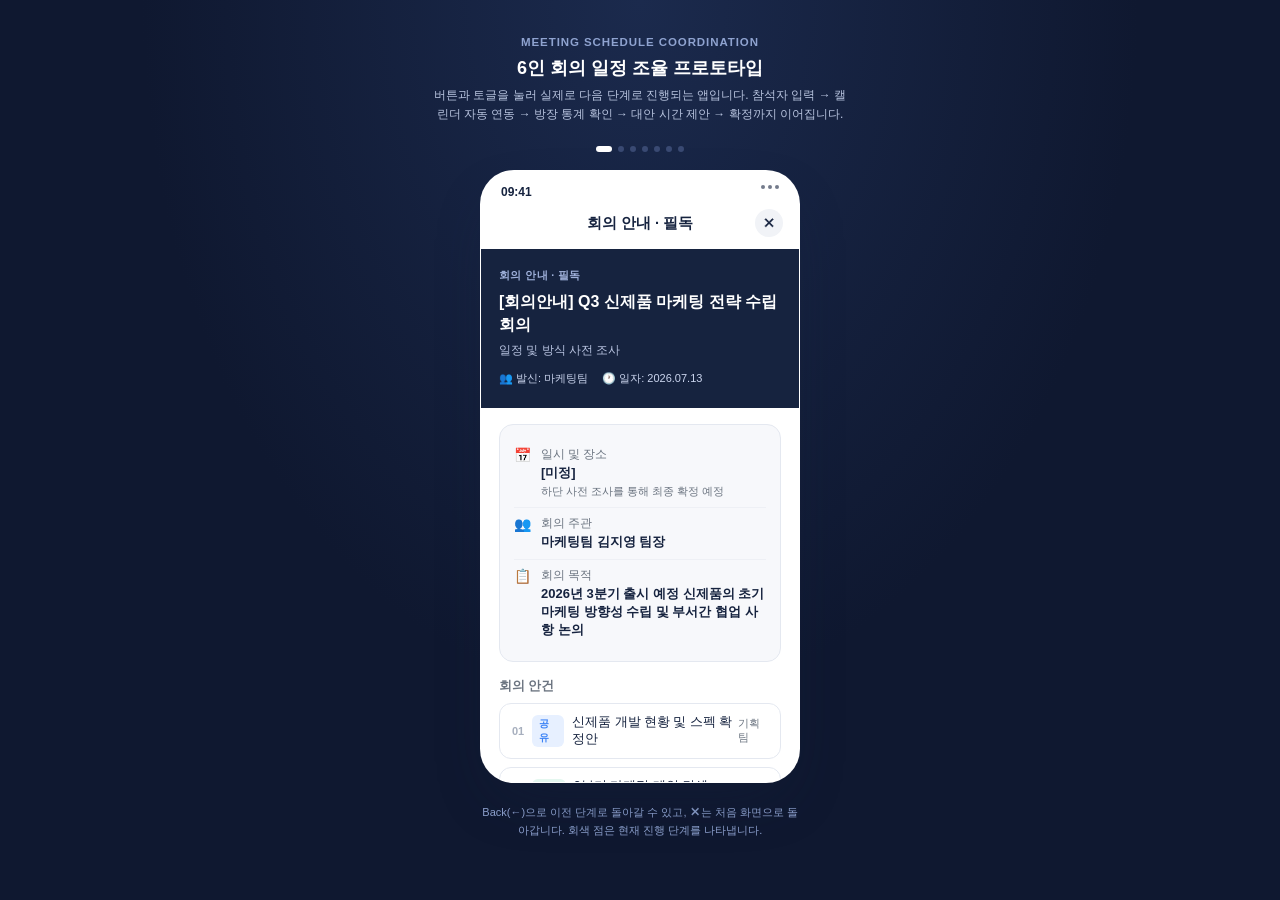
<file: meeting/meeting-scheduler-app.html>
<!DOCTYPE html>
<html lang="ko">
<head>
<meta charset="UTF-8">
<meta name="viewport" content="width=device-width, initial-scale=1.0">
<title>회의 일정 조율 프로토타입 — 실사용 플로우</title>
<style>
  :root{
    --navy:#16233F; --bg:#EEF1F6; --card:#fff; --line:#E4E8F0;
    --text:#16233F; --sub:#6B7480; --blue:#3B82F6; --green:#16A87C;
    --purple:#8B5CF6; --amber:#F0A83D; --red:#E5484D;
    --shadow:0 24px 60px -20px rgba(22,35,63,0.4);
  }
  *{box-sizing:border-box;}
  html,body{margin:0;padding:0;height:100%;}
  body{
    background: radial-gradient(ellipse at top, #1B2A4D 0%, #0F1830 55%, #0F1830 100%);
    font-family:-apple-system,"Apple SD Gothic Neo","Pretendard","Malgun Gothic",sans-serif;
    color:var(--text);
    min-height:100vh;
    display:flex; flex-direction:column; align-items:center;
    padding:36px 16px 60px;
  }
  .head{color:#fff;text-align:center;max-width:420px;margin-bottom:22px;}
  .head .eyebrow{font-size:11.5px;letter-spacing:.08em;color:#8FA3D0;font-weight:700;margin-bottom:8px;}
  .head h1{font-size:18px;margin:0 0 6px;}
  .head p{font-size:12px;color:#B7C3DE;line-height:1.6;margin:0;}

  .dots{display:flex;gap:6px;margin-bottom:18px;}
  .dots i{width:6px;height:6px;border-radius:50%;background:#3A4A73;transition:.2s;}
  .dots i.done{background:#6C7FB3;}
  .dots i.on{background:#fff;width:16px;border-radius:4px;}

  .phone{
    width:320px; height:660px; background:var(--card); border-radius:34px;
    box-shadow:var(--shadow); overflow:hidden; position:relative;
    border:1px solid rgba(255,255,255,.25);
  }
  .statusbar{display:flex;justify-content:space-between;padding:14px 20px 4px;font-size:12px;font-weight:700;color:var(--navy);}
  .statusbar .d{display:flex;gap:3px;}
  .statusbar .d i{width:4px;height:4px;background:var(--navy);border-radius:50%;opacity:.6;}

  .screen{ display:none; height:100%; flex-direction:column; }
  .screen.active{ display:flex; animation:slidein .3s ease; }
  @keyframes slidein{from{opacity:0;transform:translateX(14px);}to{opacity:1;transform:translateX(0);}}

  .topbar{display:flex;align-items:center;justify-content:space-between;padding:6px 16px 12px;}
  .topbar .titlewrap{text-align:center;flex:1;}
  .topbar .title{font-size:14.5px;font-weight:700;}
  .topbar .step{font-size:10.5px;color:var(--sub);margin-top:2px;}
  .iconbtn{width:28px;height:28px;border-radius:50%;border:none;background:#F1F3F7;color:var(--navy);font-size:13px;cursor:pointer;display:flex;align-items:center;justify-content:center;}
  .progress{height:4px;background:#E7EAF1;margin:0 16px 12px;border-radius:4px;overflow:hidden;flex-shrink:0;}
  .progress i{display:block;height:100%;background:var(--navy);border-radius:4px;transition:width .3s;}

  .scroll{flex:1;overflow-y:auto;padding:0 18px 20px;}
  .scroll::-webkit-scrollbar{width:4px;}
  .scroll::-webkit-scrollbar-thumb{background:#DDE2EC;border-radius:4px;}

  .notice-hero{background:var(--navy);color:#fff;padding:20px 18px 22px;margin:0 -18px 16px;}
  .notice-hero .tag{font-size:10.5px;color:#9FB0DA;font-weight:700;letter-spacing:.04em;margin-bottom:8px;}
  .notice-hero h2{font-size:16px;margin:0 0 6px;line-height:1.4;}
  .notice-hero .sub{font-size:12px;color:#B9C4E1;margin:0 0 12px;}
  .notice-hero .meta{display:flex;gap:14px;font-size:11px;color:#CBD5EE;}
  .card-box{background:#F7F8FB;border:1px solid var(--line);border-radius:14px;padding:14px;margin-bottom:14px;}
  .row{display:flex;gap:10px;padding:8px 0;border-bottom:1px solid #EEF0F5;}
  .row:last-child{border-bottom:none;}
  .row .ico{font-size:14px;}
  .row .rt{font-size:11.5px;color:var(--sub);margin-bottom:2px;}
  .row .rv{font-size:13px;font-weight:600;}
  .row .rv .sm{font-size:11px;font-weight:400;color:var(--sub);display:block;margin-top:2px;}
  .sec-title{font-size:12.5px;font-weight:700;color:var(--sub);margin:16px 0 8px;}
  .agenda{display:flex;justify-content:space-between;align-items:center;background:#fff;border:1px solid var(--line);border-radius:12px;padding:10px 12px;margin-bottom:8px;}
  .agenda .l{display:flex;gap:8px;align-items:center;}
  .agenda .num{font-size:11px;color:#A7AFBE;font-weight:700;}
  .chip{font-size:10px;font-weight:700;padding:2px 7px;border-radius:6px;}
  .chip.blue{background:#E7F0FF;color:var(--blue);}
  .chip.green{background:#E4F7EF;color:var(--green);}
  .chip.purple{background:#F1EAFE;color:var(--purple);}
  .chip.gray{background:#EEF0F4;color:#6B7480;}
  .agenda .t{font-size:12.5px;font-weight:500;}
  .agenda .owner{font-size:10.5px;color:var(--sub);}
  .callout{background:#FEF6E6;border:1px solid #F5E1AE;border-radius:12px;padding:12px 14px;font-size:11.5px;line-height:1.7;color:#7A5B12;margin-top:8px;}
  .callout b{color:#5C4009;}

  .btnrow{display:flex;gap:8px;margin-top:14px;}
  .btn{flex:1;border:none;padding:13px 8px;border-radius:12px;font-size:12.5px;font-weight:700;cursor:pointer;text-align:center;}
  .btn.primary{background:var(--navy);color:#fff;}
  .btn.ghost{background:#fff;border:1px solid var(--line);color:var(--navy);}
  .btn.block{width:100%;}
  .btn.disabled{background:#C7CDDA;color:#fff;cursor:not-allowed;}
  .btn:active{transform:scale(0.98);}

  .h2{font-size:16px;font-weight:800;line-height:1.4;margin:6px 0 4px;}
  .p-sub{font-size:12px;color:var(--sub);margin:0 0 14px;}
  .step-label{display:flex;align-items:center;gap:6px;font-size:12px;font-weight:700;margin-bottom:8px;}
  .step-num{width:18px;height:18px;border-radius:50%;background:var(--navy);color:#fff;font-size:10px;display:flex;align-items:center;justify-content:center;flex-shrink:0;}
  .step-tag{margin-left:auto;font-size:10px;color:var(--sub);font-weight:600;}
  .optgrid{display:grid;grid-template-columns:1fr 1fr;gap:8px;margin-bottom:18px;}
  .optcard{border:1.5px solid var(--line);border-radius:12px;padding:12px 10px;cursor:pointer;}
  .optcard.active{border-color:var(--blue);background:#F3F8FF;}
  .optcard .oi{font-size:16px;margin-bottom:6px;}
  .optcard .ot{font-size:12.5px;font-weight:700;}
  .optcard .os{font-size:10.5px;color:var(--sub);}
  .daybox{border:1px solid var(--line);border-radius:12px;margin-bottom:8px;overflow:hidden;}
  .daybox .dhead{display:flex;justify-content:space-between;align-items:center;padding:11px 12px;cursor:pointer;}
  .daybox .dl{font-size:12.5px;font-weight:700;}
  .daybox .ds{font-size:10.5px;color:var(--sub);}
  .daybox .dhead.open{background:#F7F8FB;}
  .timegrid{display:none;grid-template-columns:1fr 1fr;gap:6px;padding:0 12px 12px;}
  .daybox.expanded .timegrid{display:grid;}
  .daybox.expanded .dhead .chev{transform:rotate(180deg);}
  .timeslot{border:1px solid var(--line);border-radius:8px;padding:8px 6px;font-size:11px;text-align:center;cursor:pointer;}
  .timeslot.picked{background:var(--navy);color:#fff;border-color:var(--navy);}
  .timeslot.blocked{background:#FBEAEA;color:#C24A4F;border-color:#F3D0D2;text-decoration:line-through;cursor:not-allowed;}
  .radiolist{display:flex;flex-direction:column;gap:8px;margin-bottom:16px;}
  .radioitem{display:flex;align-items:center;gap:12px;border:1.5px solid var(--line);border-radius:12px;padding:12px;cursor:pointer;}
  .radioitem.active{border-color:var(--blue);background:#F3F8FF;}
  .radioitem .ri{font-size:15px;}
  .radioitem .rt2{font-size:12.5px;font-weight:700;}
  .radioitem .rs{font-size:10.5px;color:var(--sub);}
  .radioitem .rc{margin-left:auto;font-size:14px;color:#C7CDDA;}
  .radioitem.active .rc{color:var(--blue);}
  .detect-item{display:flex;align-items:center;gap:10px;border:1px solid var(--line);border-radius:12px;padding:11px 12px;margin-bottom:8px;}
  .detect-item .di{width:32px;height:32px;border-radius:9px;display:flex;align-items:center;justify-content:center;font-size:15px;flex-shrink:0;}
  .di.busy{background:#FBEAEA;color:#C24A4F;}
  .di.pref{background:#FEF6E6;color:#A9740D;}
  .detect-item .dt{font-size:12px;font-weight:700;}
  .detect-item .ds2{font-size:10.5px;color:var(--sub);}
  .toggle{width:38px;height:22px;border-radius:20px;background:#E1E5EC;position:relative;cursor:pointer;flex-shrink:0;transition:.2s;}
  .toggle.on{background:var(--green);}
  .toggle::after{content:"";position:absolute;top:2px;left:2px;width:18px;height:18px;background:#fff;border-radius:50%;transition:.2s;box-shadow:0 1px 3px rgba(0,0,0,.2);}
  .toggle.on::after{left:18px;}
  .sync-banner{background:linear-gradient(135deg,#16233F,#2C3F70);color:#fff;border-radius:14px;padding:16px;margin-bottom:16px;}
  .sync-banner .si{font-size:20px;margin-bottom:6px;}
  .sync-banner .st{font-size:13px;font-weight:700;margin-bottom:4px;}
  .sync-banner .ss{font-size:11px;color:#C6D0EA;line-height:1.6;}
  .statrow{display:flex;gap:8px;margin-bottom:16px;}
  .statbox{flex:1;border-radius:12px;padding:12px 8px;text-align:center;}
  .statbox.g{background:#E4F7EF;} .statbox.r{background:#FBEAEA;} .statbox.n{background:#F1F3F7;}
  .statbox .sv{font-size:19px;font-weight:800;}
  .statbox.g .sv{color:var(--green);} .statbox.r .sv{color:var(--red);} .statbox.n .sv{color:#6B7480;}
  .statbox .sl{font-size:10px;color:var(--sub);margin-top:2px;}
  .alert-banner{display:flex;align-items:center;gap:8px;background:#FEF6E6;border:1px solid #F5E1AE;color:#7A5B12;border-radius:12px;padding:10px 12px;margin-bottom:16px;font-size:11.5px;font-weight:600;}
  .slotrank{border:1.5px solid var(--line);border-radius:12px;padding:12px;margin-bottom:8px;}
  .slotrank.top{border-color:var(--amber);background:#FFFBF1;}
  .slotrank .sr-top{display:flex;justify-content:space-between;align-items:center;margin-bottom:6px;}
  .slotrank .sr-l{display:flex;gap:8px;align-items:center;font-size:12.5px;font-weight:700;}
  .slotrank .sr-badge{width:18px;height:18px;border-radius:50%;background:#EEF0F4;color:#6B7480;font-size:10px;display:flex;align-items:center;justify-content:center;}
  .slotrank.top .sr-badge{background:var(--amber);color:#fff;}
  .slotrank .sr-pct{font-size:16px;font-weight:800;}
  .slotrank .sr-n{font-size:10px;color:var(--sub);}
  .barbg{height:6px;background:#EEF0F4;border-radius:6px;overflow:hidden;}
  .barbg i{display:block;height:100%;background:var(--navy);}
  .slotrank.top .barbg i{background:var(--amber);}
  .altcard{border:1.5px solid var(--line);border-radius:12px;padding:13px;margin-bottom:10px;cursor:pointer;}
  .altcard.selected{border-color:var(--green);background:#F1FAF6;}
  .altcard .ah{display:flex;justify-content:space-between;align-items:center;margin-bottom:6px;}
  .altcard .at{font-size:13px;font-weight:700;}
  .altcard .ap{font-size:11px;color:var(--sub);}
  .taglist{display:flex;gap:5px;flex-wrap:wrap;margin-top:6px;}
  .mtag{font-size:9.5px;font-weight:700;padding:2px 7px;border-radius:16px;}
  .mtag.ok{background:#E4F7EF;color:var(--green);}
  .mtag.warn{background:#FEF1E6;color:#B4680F;}
  .kind-note{background:#F1FAF6;border:1px solid #C9EBDC;border-radius:12px;padding:12px;font-size:11px;color:#0F6B4C;line-height:1.7;margin-top:6px;}
  .role-tag{display:inline-flex;align-items:center;gap:5px;background:#EEF0F4;color:#4A536B;font-size:10.5px;font-weight:700;padding:4px 10px;border-radius:20px;margin-bottom:10px;}

  .modal-back{position:absolute;inset:0;background:rgba(15,20,35,.45);display:none;align-items:flex-end;z-index:20;}
  .modal-back.show{display:flex;}
  .modal-sheet{background:#fff;width:100%;border-radius:20px 20px 0 0;padding:20px 18px 22px;transform:translateY(100%);transition:transform .25s ease;}
  .modal-back.show .modal-sheet{transform:translateY(0);}
  .modal-sheet h3{font-size:14.5px;margin:0 0 4px;}
  .modal-sheet p.d{font-size:11.5px;color:var(--sub);margin:0 0 12px;}
  .modal-sheet textarea{width:100%;min-height:70px;border:1px solid var(--line);border-radius:10px;padding:10px;font-size:12px;font-family:inherit;resize:none;margin-bottom:10px;}
  .care-note{background:#F3F8FF;border-radius:10px;padding:10px;font-size:10.5px;color:#274C8C;line-height:1.6;margin-bottom:14px;}

  .checkwrap{display:flex;flex-direction:column;align-items:center;padding:26px 10px 10px;}
  .checkcircle{width:64px;height:64px;border-radius:50%;background:#E4F7EF;display:flex;align-items:center;justify-content:center;font-size:30px;color:var(--green);margin-bottom:14px;animation:pop .4s ease;}
  @keyframes pop{0%{transform:scale(.5);opacity:0;}100%{transform:scale(1);opacity:1;}}
  .checkwrap h3{font-size:15px;margin:0 0 4px;text-align:center;}
  .checkwrap p{font-size:11.5px;color:var(--sub);text-align:center;margin:0 0 20px;}
  .donerow{display:flex;align-items:center;gap:10px;border:1px solid var(--line);border-radius:12px;padding:11px 12px;margin-bottom:8px;width:100%;}
  .donerow .dic{font-size:15px;}
  .donerow .dtx{font-size:12px;font-weight:700;}
  .donerow .dtxs{font-size:10px;color:var(--sub);}
  .donerow .dcheck{margin-left:auto;color:var(--green);font-size:14px;}

  .toast{position:absolute;bottom:18px;left:50%;transform:translateX(-50%) translateY(20px);background:var(--navy);color:#fff;font-size:11.5px;padding:9px 16px;border-radius:20px;opacity:0;transition:.25s;pointer-events:none;white-space:nowrap;z-index:30;max-width:90%;text-align:center;}
  .toast.show{opacity:1;transform:translateX(-50%) translateY(0);}

  .foot{color:#8FA3D0;font-size:11px;line-height:1.7;max-width:320px;text-align:center;margin-top:20px;}
</style>
</head>
<body>

  <div class="head">
    <div class="eyebrow">MEETING SCHEDULE COORDINATION</div>
    <h1>6인 회의 일정 조율 프로토타입</h1>
    <p>버튼과 토글을 눌러 실제로 다음 단계로 진행되는 앱입니다. 참석자 입력 → 캘린더 자동 연동 → 방장 통계 확인 → 대안 시간 제안 → 확정까지 이어집니다.</p>
  </div>

  <div class="dots" id="dots"></div>

  <div class="phone">
    <div class="statusbar"><span id="clock">09:41</span><span class="d"><i></i><i></i><i></i></span></div>

    <!-- 0. 회의 안내 -->
    <section class="screen active" data-idx="0">
      <div class="topbar">
        <span style="width:28px;"></span>
        <div class="titlewrap"><div class="title">회의 안내 · 필독</div></div>
        <button class="iconbtn" onclick="restart()">✕</button>
      </div>
      <div class="scroll">
        <div class="notice-hero">
          <div class="tag">회의 안내 · 필독</div>
          <h2>[회의안내] Q3 신제품 마케팅 전략 수립 회의</h2>
          <div class="sub">일정 및 방식 사전 조사</div>
          <div class="meta"><span>👥 발신: 마케팅팀</span><span>🕐 일자: 2026.07.13</span></div>
        </div>
        <div class="card-box">
          <div class="row"><span class="ico">📅</span><div><div class="rt">일시 및 장소</div><div class="rv">[미정]<span class="sm">하단 사전 조사를 통해 최종 확정 예정</span></div></div></div>
          <div class="row"><span class="ico">👥</span><div><div class="rt">회의 주관</div><div class="rv">마케팅팀 김지영 팀장</div></div></div>
          <div class="row"><span class="ico">📋</span><div><div class="rt">회의 목적</div><div class="rv">2026년 3분기 출시 예정 신제품의 초기 마케팅 방향성 수립 및 부서간 협업 사항 논의</div></div></div>
        </div>
        <div class="sec-title">회의 안건</div>
        <div class="agenda"><div class="l"><span class="num">01</span><span class="chip blue">공유</span><span class="t">신제품 개발 현황 및 스펙 확정안</span></div><span class="owner">기획팀</span></div>
        <div class="agenda"><div class="l"><span class="num">02</span><span class="chip green">발표</span><span class="t">3분기 마케팅 메인 컨셉(안)</span></div><span class="owner">마케팅팀</span></div>
        <div class="agenda"><div class="l"><span class="num">03</span><span class="chip purple">논의</span><span class="t">디자인 가이드라인 제작 일정</span></div><span class="owner">디자인팀</span></div>
        <div class="agenda"><div class="l"><span class="num">04</span><span class="chip gray">Q&A</span><span class="t">향후 마일스톤 점검</span></div><span class="owner">전체</span></div>
        <div class="callout"><b>📌 필수 참석 대상</b><br>김대현 부장님은 필수 참석 대상자입니다.<br>원활한 의사결정을 위해 아래 '참석'을 선택하고, 선호 시간과 방식을 알려주세요.</div>
        <button class="btn primary block" style="margin-top:14px;" onclick="goTo(1)">🗓️ 참석 및 의견 제출</button>
        <button class="btn ghost block" style="margin-top:8px;" onclick="openModal('declineModal')">✕ 불참 (사유 입력)</button>
      </div>
    </section>

    <!-- 1. 사전조사 1/4 -->
    <section class="screen" data-idx="1">
      <div class="topbar">
        <button class="iconbtn" onclick="goTo(0)">←</button>
        <div class="titlewrap"><div class="title">회의 사전 조사</div><div class="step">1 / 4단계</div></div>
        <button class="iconbtn" onclick="restart()">✕</button>
      </div>
      <div class="progress"><i style="width:25%"></i></div>
      <div class="scroll">
        <div class="h2">원하는 회의 방식과<br>가능한 일정을 골라주세요.</div>
        <p class="p-sub">선택하신 정보를 바탕으로 최적의 일정을 확정합니다.</p>
        <div class="step-label"><span class="step-num">1</span>선호하는 진행 방식<span class="step-tag">중복 선택 가능</span></div>
        <div class="optgrid">
          <div class="optcard active" onclick="this.classList.toggle('active')"><div class="oi">💻</div><div class="ot">Zoom</div><div class="os">화상 미팅</div></div>
          <div class="optcard" onclick="this.classList.toggle('active')"><div class="oi">👥</div><div class="ot">MS Teams</div><div class="os">화상 미팅</div></div>
          <div class="optcard" onclick="this.classList.toggle('active')"><div class="oi">🏢</div><div class="ot">대면 회의</div><div class="os">사무실 회의</div></div>
          <div class="optcard" onclick="this.classList.toggle('active')"><div class="oi">🔀</div><div class="ot">하이브리드</div><div class="os">온·오프 혼합</div></div>
        </div>
        <div class="step-label"><span class="step-num">2</span>가능한 일정 선택<span class="step-tag">최소 3개</span></div>
        <div class="daybox expanded">
          <div class="dhead open" onclick="toggleDay(this)"><div><div class="dl">월 7/21(월)</div><div class="ds">탭하여 시간대 선택</div></div><span class="chev">▾</span></div>
          <div class="timegrid">
            <div class="timeslot" onclick="pickSlot(this)">오전 9:00–10:00</div>
            <div class="timeslot picked" onclick="pickSlot(this)">오전 10:00–11:00</div>
            <div class="timeslot blocked">오전 11:00–12:00<br><span style="font-size:9px;">점심 직전·기피</span></div>
            <div class="timeslot" onclick="pickSlot(this)">오후 1:00–2:00</div>
            <div class="timeslot" onclick="pickSlot(this)">오후 2:00–3:00</div>
            <div class="timeslot picked" onclick="pickSlot(this)">오후 3:00–4:00</div>
          </div>
        </div>
        <div class="daybox"><div class="dhead" onclick="toggleDay(this)"><div><div class="dl">화 7/22(화)</div><div class="ds">외근 예정 · 자동 반영됨</div></div><span class="chev">▾</span></div>
          <div class="timegrid"><div class="timeslot blocked">종일 외근<br><span style="font-size:9px;">자동 감지</span></div></div>
        </div>
        <div class="daybox"><div class="dhead" onclick="toggleDay(this)"><div><div class="dl">수 7/23(수)</div><div class="ds">탭하여 시간대 선택</div></div><span class="chev">▾</span></div>
          <div class="timegrid">
            <div class="timeslot picked" onclick="pickSlot(this)">오전 9:00–10:00</div>
            <div class="timeslot" onclick="pickSlot(this)">오전 11:00–12:00</div>
          </div>
        </div>
        <button class="btn primary block" style="margin-top:16px;" onclick="goTo(2)">다음으로 →</button>
      </div>
    </section>

    <!-- 2. 사전조사 2/4 -->
    <section class="screen" data-idx="2">
      <div class="topbar">
        <button class="iconbtn" onclick="goTo(1)">←</button>
        <div class="titlewrap"><div class="title">회의 사전 조사</div><div class="step">2 / 4단계</div></div>
        <button class="iconbtn" onclick="restart()">✕</button>
      </div>
      <div class="progress"><i style="width:50%"></i></div>
      <div class="scroll">
        <div class="h2">마지막으로 회의 성격과<br>제외할 시간을 알려주세요.</div>
        <p class="p-sub">입력하신 정보로 최적의 회의 환경을 구성합니다.</p>
        <div class="step-label"><span class="step-num">3</span>이번 회의에서 다룰 안건의 성격</div>
        <div class="radiolist" id="agendaList">
          <div class="radioitem" onclick="pickRadio(this,'agendaList')"><span class="ri">💡</span><div><div class="rt2">브레인스토밍</div><div class="rs">자유로운 아이디어 발산 중심</div></div><span class="rc">○</span></div>
          <div class="radioitem active" onclick="pickRadio(this,'agendaList')"><span class="ri">✅</span><div><div class="rt2">의사결정</div><div class="rs">안건에 대한 결론 도출</div></div><span class="rc">●</span></div>
          <div class="radioitem" onclick="pickRadio(this,'agendaList')"><span class="ri">💬</span><div><div class="rt2">토론 / 논의</div><div class="rs">이슈 검토 및 의견 조율</div></div><span class="rc">○</span></div>
          <div class="radioitem" onclick="pickRadio(this,'agendaList')"><span class="ri">📊</span><div><div class="rt2">보고 / 공유</div><div class="rs">진행 현황 및 정보 전달</div></div><span class="rc">○</span></div>
        </div>
        <div class="step-label"><span class="step-num">4</span>사전 자료 준비 상태</div>
        <div class="radiolist" id="prepList">
          <div class="radioitem" onclick="pickRadio(this,'prepList')"><span class="ri">📄</span><div><div class="rt2">자료 준비 완료</div><div class="rs">발표 자료 및 참고 문서 모두 준비됨</div></div><span class="rc">○</span></div>
          <div class="radioitem active" onclick="pickRadio(this,'prepList')"><span class="ri">📄</span><div><div class="rt2">작성 중</div><div class="rs">회의 전까지 준비 예정</div></div><span class="rc">●</span></div>
          <div class="radioitem" onclick="pickRadio(this,'prepList')"><span class="ri">📄</span><div><div class="rt2">자료 없음</div><div class="rs">구두 논의만으로 진행 예정</div></div><span class="rc">○</span></div>
        </div>
        <button class="btn primary block" onclick="goTo(3)">다음으로 →</button>
      </div>
    </section>

    <!-- 3. 캘린더 자동 연동 (NEW) -->
    <section class="screen" data-idx="3">
      <div class="topbar">
        <button class="iconbtn" onclick="goTo(2)">←</button>
        <div class="titlewrap"><div class="title">회의 사전 조사</div><div class="step">3 / 4단계</div></div>
        <button class="iconbtn" onclick="restart()">✕</button>
      </div>
      <div class="progress"><i style="width:75%"></i></div>
      <div class="scroll">
        <div class="sync-banner">
          <div class="si">🔗</div>
          <div class="st">회사 캘린더에서 자동으로 확인했어요</div>
          <div class="ss">따로 입력하지 않아도 외근·휴가 일정이 반영돼요. 방장은 이 정보를 한눈에 볼 수 있어요.</div>
        </div>
        <div class="step-label"><span class="step-num">1</span>자동으로 감지된 일정</div>
        <div class="detect-item"><div class="di busy">🚗</div><div><div class="dt">7/22(화) 외근 · 종일</div><div class="ds2">참석 불가 시간으로 자동 반영</div></div><div class="toggle on" onclick="this.classList.toggle('on')"></div></div>
        <div class="detect-item"><div class="di busy">🏖️</div><div><div class="dt">7/25(금) 반차</div><div class="ds2">오후 시간 제외 처리</div></div><div class="toggle on" onclick="this.classList.toggle('on')"></div></div>
        <div class="detect-item"><div class="di pref">🍚</div><div><div class="dt">점심 직후 회의 기피</div><div class="ds2">과거 응답 패턴 기반 추천</div></div><div class="toggle on" onclick="this.classList.toggle('on')"></div></div>
        <div class="kind-note">💡 감지된 내용이 실제와 다르면 토글을 눌러 직접 수정할 수 있어요. 수정 사항은 방장에게도 함께 전달돼요.</div>
        <button class="btn primary block" style="margin-top:18px;" onclick="submitSurvey()">조사 제출하기</button>
        <p style="text-align:center;font-size:10.5px;color:var(--sub);margin-top:10px;">제출 후 수정이 필요하시면 담당자에게 문의해 주세요.</p>
      </div>
    </section>

    <!-- 4. 통계 결과 (방장 뷰) -->
    <section class="screen" data-idx="4">
      <div class="topbar">
        <button class="iconbtn" onclick="goTo(3)">←</button>
        <div class="titlewrap"><div class="title">회의 사전 조사 통계 결과</div></div>
        <button class="iconbtn" onclick="restart()">✕</button>
      </div>
      <div class="scroll">
        <div class="role-tag">👤 지금부터는 방장(김지영 팀장) 화면이에요</div>
        <div class="statrow">
          <div class="statbox g"><div class="sv">4</div><div class="sl">참석 가능</div></div>
          <div class="statbox r"><div class="sv">1</div><div class="sl">불참</div></div>
          <div class="statbox n"><div class="sv">1</div><div class="sl">미응답</div></div>
        </div>
        <div class="alert-banner">⚠️ 6명 전원이 겹치는 완전 일치 시간대는 없어요.</div>
        <div class="sec-title" style="margin-top:0;">① 참석 가능 일정 및 시간 선호도</div>
        <div class="slotrank top"><div class="sr-top"><div class="sr-l"><span class="sr-badge">★</span>7/22(화) 오후 2:00–3:30</div><div><span class="sr-pct">87%</span><span class="sr-n"> · 14명</span></div></div><div class="barbg"><i style="width:87%"></i></div></div>
        <div class="slotrank"><div class="sr-top"><div class="sr-l"><span class="sr-badge">2</span>7/21(월) 오전 10:00–11:30</div><div><span class="sr-pct">75%</span><span class="sr-n"> · 12명</span></div></div><div class="barbg"><i style="width:75%"></i></div></div>
        <div class="slotrank"><div class="sr-top"><div class="sr-l"><span class="sr-badge">3</span>7/23(수) 오전 11:00–12:30</div><div><span class="sr-pct">56%</span><span class="sr-n"> · 9명</span></div></div><div class="barbg"><i style="width:56%"></i></div></div>
        <div class="callout" style="margin-top:14px;"><b>⚠️ 필수 참석자 1명(김대현 부장)이 1위 시간대에 불가</b>로 표시됩니다. 대안 시간을 확인해보세요.</div>
        <button class="btn primary block" style="margin-top:10px;" onclick="goTo(5)">🔀 대안 시간 제안받기</button>
      </div>
    </section>

    <!-- 5. 대안 시간 제안 (NEW) -->
    <section class="screen" data-idx="5">
      <div class="topbar">
        <button class="iconbtn" onclick="goTo(4)">←</button>
        <div class="titlewrap"><div class="title">대안 시간 제안</div><div class="step">필수 참석자 우선 반영</div></div>
        <button class="iconbtn" onclick="restart()">✕</button>
      </div>
      <div class="scroll">
        <p class="p-sub" style="margin-top:4px;">완전 일치 시간대가 없어, <b>필수 참석자 전원이 가능한 시간</b>을 우선으로 정렬했어요. 하나를 선택해 주세요.</p>
        <div class="altcard selected" onclick="pickAlt(this,'7/21(월) 오후 3:00–4:00')">
          <div class="ah"><div class="at">7/21(월) 오후 3:00–4:00</div><div class="ap">일치도 83%</div></div>
          <div style="font-size:11px;color:var(--sub);">필수 참석자 3/3명 가능 · 선택 참석자 1명 불가</div>
          <div class="taglist"><span class="mtag ok">필수 참석자 전원 가능</span><span class="mtag warn">선택 참석자 1명 조정 필요</span></div>
        </div>
        <div class="altcard" onclick="pickAlt(this,'7/23(수) 오전 9:00–10:00')">
          <div class="ah"><div class="at">7/23(수) 오전 9:00–10:00</div><div class="ap">일치도 78%</div></div>
          <div style="font-size:11px;color:var(--sub);">필수 참석자 3/3명 가능 · 전원 참석 가능</div>
          <div class="taglist"><span class="mtag ok">필수 참석자 전원 가능</span><span class="mtag ok">전원 참석 가능</span></div>
        </div>
        <div class="altcard" onclick="pickAlt(this,'7/24(목) 오후 4:00–5:00')">
          <div class="ah"><div class="at">7/24(목) 오후 4:00–5:00</div><div class="ap">일치도 65%</div></div>
          <div style="font-size:11px;color:var(--sub);">필수 참석자 2/3명 가능</div>
          <div class="taglist"><span class="mtag warn">필수 참석자 1명 불가</span></div>
        </div>
        <div class="kind-note">💬 선택 참석자의 불참으로 일정이 밀리지 않도록, 필수 참석자 기준으로 먼저 확정하고 선택 참석자에게는 회의록을 자동 공유해 드려요.</div>
        <button class="btn primary block" style="margin-top:16px;" onclick="confirmMeeting()">이 시간으로 확정하기</button>
      </div>
    </section>

    <!-- 6. 회의 확정 완료 (NEW) -->
    <section class="screen" data-idx="6">
      <div class="topbar">
        <span style="width:28px;"></span>
        <div class="titlewrap"><div class="title">회의 확정 완료</div></div>
        <button class="iconbtn" onclick="restart()">✕</button>
      </div>
      <div class="scroll">
        <div class="checkwrap">
          <div class="checkcircle">✓</div>
          <h3>회의 일정이 확정되었어요</h3>
          <p id="confirmedTime">7/21(월) 오후 3:00–4:00 · Zoom<br>6명 전원에게 자동 안내됩니다.</p>
        </div>
        <div class="donerow"><span class="dic">📅</span><div><div class="dtx">참석자 캘린더 자동 등록</div><div class="dtxs">6명 전원 · Zoom 링크 포함</div></div><span class="dcheck">✓</span></div>
        <div class="donerow"><span class="dic">🔔</span><div><div class="dtx">알림 발송 완료</div><div class="dtxs">앱 푸시 + 사내 메신저</div></div><span class="dcheck">✓</span></div>
        <div class="donerow"><span class="dic">📝</span><div><div class="dtx">불참자 회의록 예약</div><div class="dtxs">최민아 사원 · 회의 종료 후 자동 발송</div></div><span class="dcheck">✓</span></div>
        <div class="donerow"><span class="dic">⏰</span><div><div class="dtx">리마인더 예약</div><div class="dtxs">회의 1시간 전 · 30분 전</div></div><span class="dcheck">✓</span></div>
        <div class="care-note" style="margin-top:14px;">💬 선택 참석자였던 <b>최민아 사원</b>에게는 "회의 확정에 영향 없이 잘 조율되었어요"라는 안내가 함께 전달돼요.</div>
        <button class="btn ghost block" style="margin-top:16px;" onclick="restart()">처음으로 돌아가기</button>
      </div>
    </section>

    <!-- 불참 모달 -->
    <div class="modal-back" id="declineModal">
      <div class="modal-sheet">
        <h3>불참 사유를 알려주세요</h3>
        <p class="d">선택 참석자시라면, 사유만 남기셔도 괜찮아요.</p>
        <textarea placeholder="예) 동시간대 타 부서 회의와 일정이 겹칩니다"></textarea>
        <div class="care-note">💬 걱정하지 마세요 — 회의 후 <b>핵심 결정사항 요약본</b>을 자동으로 보내드려요. 이번 회의로 전체 일정이 미뤄지지 않도록 조율하고 있어요.</div>
        <div class="btnrow">
          <button class="btn ghost" onclick="closeModal('declineModal')">취소</button>
          <button class="btn primary" onclick="closeModal('declineModal');showToast('불참 의사가 제출되었습니다')">제출</button>
        </div>
      </div>
    </div>
    <div class="toast" id="toast"></div>
  </div>

  <div class="foot">Back(←)으로 이전 단계로 돌아갈 수 있고, ✕는 처음 화면으로 돌아갑니다. 회색 점은 현재 진행 단계를 나타냅니다.</div>

<script>
  const total = 7;
  let current = 0;

  function renderDots(){
    const box = document.getElementById('dots');
    box.innerHTML = '';
    for(let i=0;i<total;i++){
      const dot = document.createElement('i');
      if(i < current) dot.classList.add('done');
      if(i === current) dot.classList.add('on');
      box.appendChild(dot);
    }
  }

  function goTo(idx){
    document.querySelectorAll('.screen').forEach(s=>s.classList.remove('active'));
    document.querySelector('.screen[data-idx="'+idx+'"]').classList.add('active');
    current = idx;
    renderDots();
    document.querySelector('.phone').scrollIntoView({behavior:'smooth', block:'nearest'});
  }

  function restart(){ goTo(0); }

  function toggleDay(head){
    const box = head.parentElement;
    box.classList.toggle('expanded');
  }
  function pickSlot(el){
    if(el.classList.contains('blocked')) return;
    el.classList.toggle('picked');
  }
  function pickRadio(el, listId){
    const list = document.getElementById(listId);
    [...list.children].forEach(c=>{c.classList.remove('active'); c.querySelector('.rc').textContent='○';});
    el.classList.add('active');
    el.querySelector('.rc').textContent='●';
  }
  function pickAlt(el, label){
    document.querySelectorAll('.altcard').forEach(c=>c.classList.remove('selected'));
    el.classList.add('selected');
    window.selectedAlt = label;
  }
  function openModal(id){ document.getElementById(id).classList.add('show'); }
  function closeModal(id){ document.getElementById(id).classList.remove('show'); }
  function showToast(msg){
    const t = document.getElementById('toast');
    t.textContent = msg;
    t.classList.add('show');
    setTimeout(()=>t.classList.remove('show'), 2200);
  }
  function submitSurvey(){
    showToast('사전 조사가 제출되었습니다');
    setTimeout(()=>goTo(4), 500);
  }
  function confirmMeeting(){
    const time = window.selectedAlt || '7/21(월) 오후 3:00–4:00';
    document.getElementById('confirmedTime').innerHTML = time + ' · Zoom<br>6명 전원에게 자동 안내됩니다.';
    goTo(6);
  }

  renderDots();
</script>
</body>
</html>
</file>
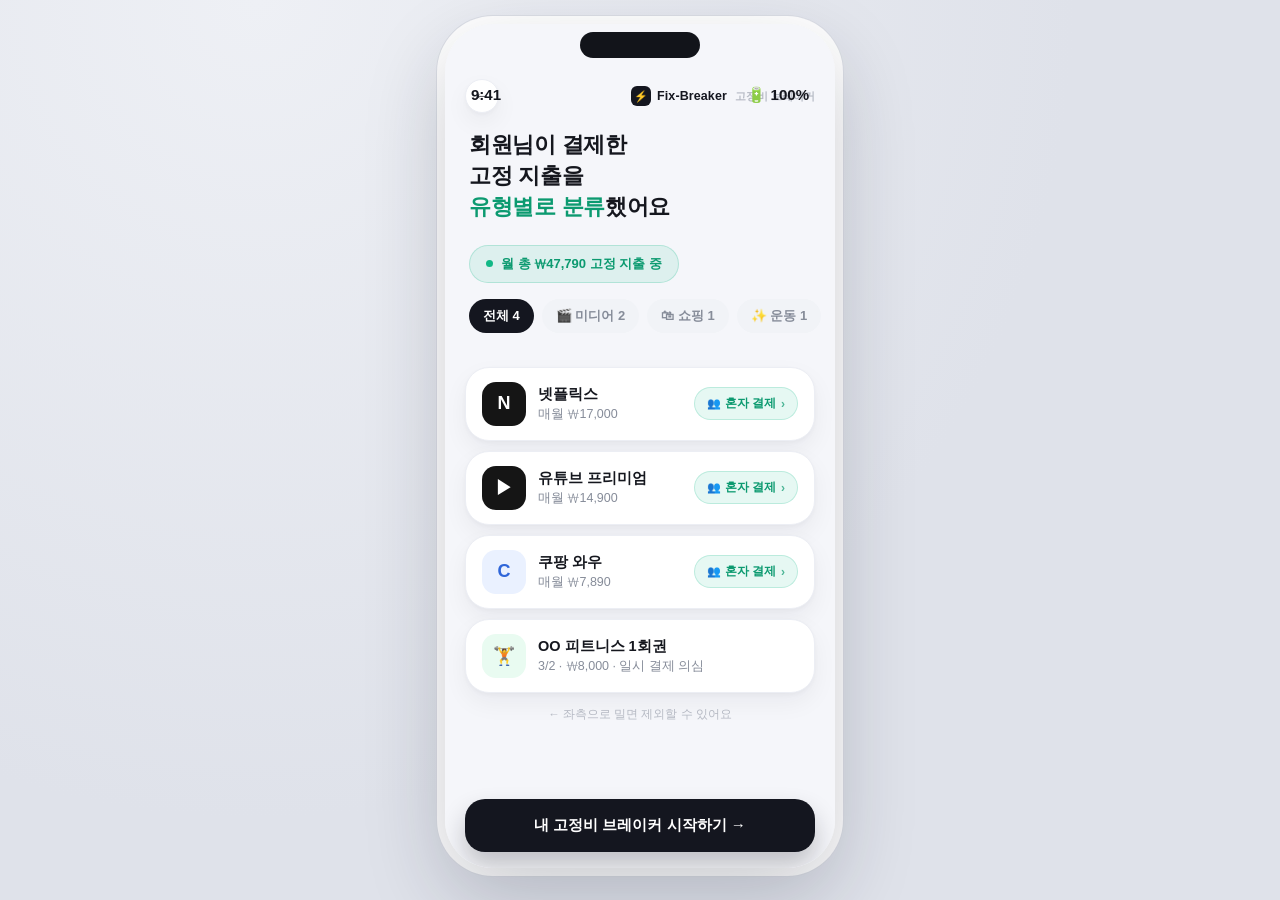
<file: origin/banksalad_5screen_flow_1.html>
<!doctype html>
<html lang="ko">

<head>
	<meta charset="UTF-8">
	<meta name="viewport" content="width=device-width, initial-scale=1.0">
	<title>Fix-Breaker · 고정비 브레이커 5화면 플로우</title>
	<link rel="stylesheet" href="../style.css">
</head>

<body>
	<div class="stage">
		<div class="phone" id="phone">
			<div class="notch"></div>
			<div class="stack">
				<!-- ===================== SCREEN 1 ===================== -->
				<div class="screen active" id="s1">
					<div class="statusbar"><span>9:41</span><span>🔋 100%</span></div>
					<div class="screen-scroll">
						<div class="onb-top">
							<div class="back-btn">←</div>
							<div class="brand-row">
								<div class="b-ico">⚡</div>
								<div class="b-text">Fix-Breaker</div>
								<div class="b-sub">고정비 브레이커</div>
							</div>
						</div>
						<div class="head">
							<h1>회원님이 결제한<br>고정 지출을<br><span class="accent">유형별로 분류</span>했어요</h1>
						</div>
						<div class="summary-pill"><span class="dot"></span>월 총 ₩47,790 고정 지출 중</div>
						<div class="cat-tabs">
							<div class="cat-tab on" data-filter="all">전체 4</div>
							<div class="cat-tab" data-filter="media">🎬 미디어 2</div>
							<div class="cat-tab" data-filter="shopping">🛍 쇼핑 1</div>
							<div class="cat-tab" data-filter="etc">✨ 운동 1</div>
						</div>
						<div class="sync-list" id="syncList">
							<div class="sync-card" data-category="media" data-price="17000">
								<div class="logo netflix">N</div>
								<div class="sinfo">
									<div class="sname">넷플릭스</div>
									<div class="sprice">매월 ₩17,000</div>
								</div>
								<div class="sactions">
									<div class="chip" onclick="toggleSplitTrack(this)"><span class="cico">👥</span>혼자 결제<span
											class="cchev">›</span></div>
								</div>
								<div class="split-track">
									<div class="lbl">몇 명과 나누어 내시나요?</div>
									<input type="range" min="1" max="4" value="1" oninput="onbSplitUpdate(this)">
									<div class="out">혼자 결제 · 17,000원</div>
									<div class="direct-row">
										<span class="direct-lbl">직접 입력</span>
										<div class="direct-input-wrap"><span class="won">₩</span><input type="number" class="direct-input"
												placeholder="0" oninput="onbDirectInput(this)"></div>
									</div>
								</div>
							</div>
							<div class="sync-card" data-category="media" data-price="14900">
								<div class="logo youtube">▶</div>
								<div class="sinfo">
									<div class="sname">유튜브 프리미엄</div>
									<div class="sprice">매월 ₩14,900</div>
								</div>
								<div class="sactions">
									<div class="chip" onclick="toggleSplitTrack(this)"><span class="cico">👥</span>혼자 결제<span
											class="cchev">›</span></div>
								</div>
								<div class="split-track">
									<div class="lbl">몇 명과 나누어 내시나요?</div>
									<input type="range" min="1" max="4" value="1" oninput="onbSplitUpdate(this)">
									<div class="out">혼자 결제 · 14,900원</div>
									<div class="direct-row">
										<span class="direct-lbl">직접 입력</span>
										<div class="direct-input-wrap"><span class="won">₩</span><input type="number" class="direct-input"
												placeholder="0" oninput="onbDirectInput(this)"></div>
									</div>
								</div>
							</div>
							<div class="sync-card" data-category="shopping" data-price="7890">
								<div class="logo coupang">C</div>
								<div class="sinfo">
									<div class="sname">쿠팡 와우</div>
									<div class="sprice">매월 ₩7,890</div>
								</div>
								<div class="sactions">
									<div class="chip" onclick="toggleSplitTrack(this)"><span class="cico">👥</span>혼자 결제<span
											class="cchev">›</span></div>
								</div>
								<div class="split-track">
									<div class="lbl">몇 명과 나누어 내시나요?</div>
									<input type="range" min="1" max="4" value="1" oninput="onbSplitUpdate(this)">
									<div class="out">혼자 결제 · 7,890원</div>
									<div class="direct-row">
										<span class="direct-lbl">직접 입력</span>
										<div class="direct-input-wrap"><span class="won">₩</span><input type="number" class="direct-input"
												placeholder="0" oninput="onbDirectInput(this)"></div>
									</div>
								</div>
							</div>
							<div class="sync-card" id="gymCard" data-category="etc" data-price="8000">
								<div class="logo gym">🏋️</div>
								<div class="sinfo">
									<div class="sname">OO 피트니스 1회권</div>
									<div class="sprice">3/2 · ₩8,000 · 일시 결제 의심</div>
								</div>
							</div>
						</div>
						<div class="swipe-hint">← 좌측으로 밀면 제외할 수 있어요</div>
						<div class="pad-bottom"></div>
					</div>
					<div class="fixed-cta" onclick="push('s2')">내 고정비 브레이커 시작하기 →</div>
				</div>
				<!-- ===================== SCREEN 2 ===================== -->
				<div class="screen" id="s2">
					<div class="statusbar"><span>9:41</span><span>🔋 100%</span></div>
					<div class="screen-scroll">
						<div class="brand-row standalone">
							<div class="b-ico">⚡</div>
							<div class="b-text">Fix-Breaker</div>
							<div class="b-sub">고정비 브레이커 지수</div>
						</div>
						<div class="override-anchor" onclick="openSheet('s3')">반영이 늦어지나요? 직접 편집하기</div>
						<div class="gauge-wrap">
							<svg class="gauge-svg" viewBox="0 0 200 200">
								<circle class="gauge-track" cx="100" cy="100" r="82"></circle>
								<circle id="gaugeValue" class="gauge-value" cx="100" cy="100" r="82" stroke-dasharray="515"
									stroke-dashoffset="515" transform="rotate(-90 100 100)"></circle>
							</svg>
							<div class="gauge-center">
								<div class="gauge-score" id="gaugeScore">0점</div>
								<div class="gauge-label" id="gaugeLabel">분석 중</div>
							</div>
							<div class="waste-line" id="wasteLine">&nbsp;</div>
						</div>
						<div class="list-header">
							<h3>내 고정 지출 서비스 목록 (3개)</h3>
							<div class="sync-btn" onclick="pullRefresh()">⟳</div>
						</div>
						<div class="sub-list">
							<div class="sub-card flagged" onclick="openSheet('s3')">
								<div class="sub-row">
									<div class="logo netflix">N</div>
									<div class="sinfo">
										<div class="sname">넷플릭스<span class="badge">미사용 30일+</span></div>
										<div class="sprice" id="netflixPrice">월 17,000원</div>
									</div>
									<div class="chev">›</div>
								</div>
								<div class="warn-note">3개월간 접속 기록 없음</div>
							</div>
							<div class="sub-card" onclick="openSheet('s3')">
								<div class="sub-row">
									<div class="logo coupang">C</div>
									<div class="sinfo">
										<div class="sname">쿠팡 와우</div>
										<div class="sprice">월 7,890원</div>
									</div>
									<div class="chev">›</div>
								</div>
							</div>
							<div class="sub-card" onclick="openSheet('s3')">
								<div class="sub-row">
									<div class="logo youtube">▶</div>
									<div class="sinfo">
										<div class="sname">유튜브 프리미엄</div>
										<div class="sprice">월 14,900원</div>
									</div>
									<div class="chev">›</div>
								</div>
							</div>
						</div>
						<div class="cross-banner" onclick="push('s5')">
							<p>💡 유저님이 쿠팡+넷플릭스+유튜브에 쓰시는 월 39,790원, 이 카드로 결제 시 매달 최대 4만원까지 할인돼요.</p>
							<div class="arrow">›</div>
						</div>
						<div class="pad-bottom"></div>
					</div>
					<div class="tabbar">
						<div class="tabitem active">
							<div class="tabdot"></div>홈
						</div>
						<div class="tabitem">
							<div class="tabdot"></div>자산
						</div>
						<div class="tabitem">
							<div class="tabdot"></div>고정 지출
						</div>
						<div class="tabitem">
							<div class="tabdot"></div>혜택
						</div>
						<div class="tabitem">
							<div class="tabdot"></div>마이
						</div>
					</div>
				</div>
				<!-- ===================== SCREEN 4: 스마트 해지 가이드 ===================== -->
				<div class="screen" id="s4">
					<div class="statusbar"><span>9:41</span><span>🔋 100%</span></div>
					<div class="screen-scroll">
						<div class="topbar">
							<div class="back-btn" onclick="back()">←</div>
							<h2>Fix-Breaker · 스마트 해지 가이드</h2>
						</div>
						<div class="cancel-hero">
							<h2>넷플릭스, 이렇게 3단계면 끝나요</h2>
							<p>최근 3개월간 접속이 없었어요. 지금 해지하면 다음 달부터 17,000원이 절약돼요.</p>
						</div>
						<div class="timeline">
							<div class="tl-step done">
								<div class="tl-dot">1</div>
								<div class="tl-label">웹 로그인</div>
							</div>
							<div class="tl-line"></div>
							<div class="tl-step">
								<div class="tl-dot">2</div>
								<div class="tl-label">멤버십 관리<br>클릭</div>
							</div>
							<div class="tl-line"></div>
							<div class="tl-step">
								<div class="tl-dot">3</div>
								<div class="tl-label">즉시 해지</div>
							</div>
						</div>
						<div class="outlink-card">
							<div class="svc">넷플릭스 해지 페이지로 바로 이동할게요</div>
							<div class="big-btn" onclick="fakeOutlink()">넷플릭스 멤버십 관리 열기 ↗</div>
							<div class="clip-row">
								<span id="clipEmail">bank****@gmail.com</span>
								<div class="clip-btn" onclick="copyClip(this)">아이디 복사</div>
							</div>
						</div>
						<div class="confirm-block">
							<p>해지를 완료하셨나요?</p>
							<div class="done-btn" onclick="completeCancel()">해지 완료!</div>
						</div>
						<div class="pad-bottom"></div>
					</div>
					<div class="confetti-layer" id="confettiLayer"></div>
					<div class="celebrate-overlay" id="celebrateOverlay">
						<div class="celebrate">
							<div class="emoji">🎉</div>
							<h4>해지 완료!</h4>
							<div class="stat">+15점 · 연 204,000원 절약 확정</div>
							<p class="sub">브레이커 지수가 즉시 반영됐어요.</p>
							<div class="close-btn" onclick="closeCelebrate()">대시보드로 돌아가기</div>
						</div>
					</div>
				</div>
				<!-- ===================== SCREEN 5: 고정비 절감 솔루션 ===================== -->
				<div class="screen" id="s5">
					<div class="statusbar"><span>9:41</span><span>🔋 100%</span></div>
					<div class="screen-scroll" id="s5scroll" onscroll="onS5Scroll()">
						<div class="topbar">
							<div class="back-btn" onclick="back()">←</div>
							<h2>Fix-Breaker · 맞춤형 절감 솔루션</h2>
						</div>
						<div class="hero-compare">
							<div class="row">
								<div class="from">
									<div class="lbl">기존 고정비</div>
									<div class="val">48,000원</div>
								</div>
								<div class="arrow-mid">→</div>
								<div class="to">
									<div class="lbl">추천 카드 사용 시</div>
									<div class="val">8,000원</div>
								</div>
							</div>
							<div class="save-strip">매월 40,000원 세이브</div>
						</div>
						<div class="match-section">
							<h3>왜 이 상품을 추천했을까요?</h3>
							<p class="sub">유저님의 마이데이터 고정 지출 목록과 카드 혜택을 1:1로 매칭했어요</p>
							<div class="match-rate-box">
								<div class="dotgrid" id="dotgrid"></div>
								<div class="rtxt">
									<div class="pct">92%</div>
									<div class="desc">혜택 매칭률<br>상위 5% 궁합이에요</div>
								</div>
							</div>
							<div class="match-table">
								<div class="match-row">
									<div class="logo youtube" style="font-size:12px;">▶</div>
									<div class="mname">유튜브 프리미엄</div>
									<div class="link-ico">↔</div>
									<div class="mbenefit">100% 할인</div>
								</div>
								<div class="match-row">
									<div class="logo netflix" style="font-size:12px;">N</div>
									<div class="mname">넷플릭스</div>
									<div class="link-ico">↔</div>
									<div class="mbenefit">100% 할인</div>
								</div>
								<div class="match-row">
									<div class="logo coupang" style="font-size:12px;">C</div>
									<div class="mname">쿠팡 와우</div>
									<div class="link-ico">↔</div>
									<div class="mbenefit">적립 10%</div>
								</div>
							</div>
						</div>
						<div class="pad-bottom"></div>
					</div>
					<div class="float-save" id="floatSave">+ 0원 저축 중</div>
					<div class="fixed-cta" onclick="push('s4-signup')">월 40,000원 혜택 받고 시작하기</div>
				</div>
			</div>
			<!-- ===================== 화면3: 바텀시트 (개별 고정 지출 상세/보정) ===================== -->
			<div class="overlay-dim" id="sheetOverlay">
				<div class="sheet">
					<div class="sheet-handle"></div>
					<div class="sheet-brand">
						<div class="logo netflix">N</div>
						<div class="meta">
							<div class="nm">넷플릭스</div>
							<div class="pay">매월 14일 결제 · 17,000원</div>
						</div>
					</div>
					<div class="form-block">
						<div class="form-row" style="margin-bottom:10px;">
							<div class="flbl">실제 결제 금액 직접 수정</div>
						</div>
						<div class="direct-input-wrap full"><span class="won">₩</span><input type="number" class="direct-input"
								id="realPriceInput" value="17000" oninput="updateRealPrice(this)"></div>
						<div class="direct-hint">자동으로 인식된 금액이 틀렸다면 직접 고쳐주세요</div>
					</div>
					<div class="form-block">
						<div class="form-row">
							<div class="flbl">가족과 1/N 나누어 내요</div>
							<div class="toggle" id="splitToggle" onclick="toggleSplitBody(this)"></div>
						</div>
						<div class="split-body" id="splitBody">
							<div class="lbl" style="font-size:11.5px;color:var(--text-2);margin-bottom:8px;">몇 명과 나누어 내시나요?</div>
							<input type="range" min="1" max="4" value="4" id="sheetSlider" oninput="sheetSplitUpdate(this.value)">
							<div class="count-result" id="sheetResult">4,250원</div>
							<div class="direct-row">
								<span class="direct-lbl">직접 입력</span>
								<div class="direct-input-wrap"><span class="won">₩</span><input type="number" class="direct-input"
										id="sheetDirectInput" placeholder="0" oninput="sheetDirectInputFn(this)"></div>
							</div>
						</div>
						<div class="select-row">
							<div class="flbl">실제 결제일</div>
							<select id="paySelect">
								<option>매월 14일</option>
								<option>매월 1일</option>
								<option>매월 25일</option>
							</select>
						</div>
					</div>
					<div class="form-block">
						<div class="form-row">
							<div class="flbl">다음 결제 일시중지 예약</div>
							<div class="toggle" onclick="this.classList.toggle('on')"></div>
						</div>
					</div>
					<div class="split-cta-row">
						<div class="btn ghost" onclick="saveOverride()">변경 사항 저장</div>
						<div class="btn danger-ghost" onclick="goCancelFromSheet()">해지하러 가기</div>
					</div>
				</div>
			</div>
			<div class="hint">화면1 칩/스와이프 조작 → 분석하기 → 화면2 대시보드(게이지 애니메이션) → 리스트 탭: 화면3 바텀시트 → 해지하러 가기: 화면4(해지 완료 시 축하+점수 상승) ·
				배너 탭: 화면5(매칭률/스크롤 저축 인디케이터)</div>
		</div>
	</div>
	<script src="../script.js"></script>
</body>

</html>
</file>
<file: style.css>
:root{--bg-app: #f5f6fa;--bg-card: #ffffff;--bg-card-2: #f1f3f7;--bg-card-3: #e6e9f0;--line: #eceef4;--mint: #12b886;--mint-dim: rgba(18, 184, 134, 0.1);--mint-text: #0c9a70;--blue: #3d7fff;--blue-dim: rgba(61, 127, 255, 0.08);--blue-text: #2f66d9;--warn: #ff9f43;--warn-dim: rgba(255, 159, 67, 0.1);--warn-text: #c97315;--alert: #ff5c5c;--alert-dim: rgba(255, 92, 92, 0.08);--alert-text: #e23c3c;--navy: #14161f;--navy-2: #20232e;--text-1: #15171e;--text-2: #868c99;--text-3: #b7bbc5;--radius-card: 24px;--radius-chip: 100px;--shadow-card: 0 2px 4px rgba(20, 22, 34, 0.03), 0 10px 24px rgba(20, 22, 34, 0.05);font-family:-apple-system,BlinkMacSystemFont,"Pretendard","Apple SD Gothic Neo","Malgun Gothic",sans-serif}*{box-sizing:border-box;margin:0;padding:0}.stage{display:flex;justify-content:center;align-items:flex-start;padding:24px 0;background:radial-gradient(circle at 20% 0%, #eef0f5 0%, #dfe2ea 60%);min-height:900px}.phone{position:relative;width:390px;height:844px;background:var(--bg-app);border-radius:48px;overflow:hidden;box-shadow:0 30px 80px rgba(24,26,45,.22),0 0 0 8px #fff,0 0 0 9px #dcdfe6;color:var(--text-1)}.notch{position:absolute;top:8px;left:50%;transform:translateX(-50%);width:120px;height:26px;background:#12141a;border-radius:20px;z-index:50}.statusbar{height:47px;display:flex;align-items:center;justify-content:space-between;padding:0 26px;font-size:15px;font-weight:600;position:relative;z-index:45;color:var(--text-1)}.stack{position:absolute;top:0;left:0;right:0;bottom:0}.screen{position:absolute;inset:0;padding-top:47px;transform:translateX(100%);transition:transform .4s cubic-bezier(0.22, 0.61, 0.36, 1);background:var(--bg-app)}.screen.active{transform:translateX(0);z-index:10}.screen.prevshift{transform:translateX(-30%);filter:brightness(0.96);z-index:5}.screen-scroll{position:absolute;top:47px;left:0;right:0;bottom:0;overflow-y:auto;-ms-overflow-style:none;scrollbar-width:none}.screen-scroll::-webkit-scrollbar{display:none}.tabbar{position:absolute;left:0;right:0;bottom:0;height:83px;background:var(--bg-card);border-top:1px solid var(--line);display:flex;padding-top:10px;z-index:20}.tabitem{flex:1;display:flex;flex-direction:column;align-items:center;gap:6px;font-size:10px;color:var(--text-3);font-weight:600}.tabitem.active{color:var(--mint-text)}.tabitem.active .tabdot{opacity:1;background:var(--mint)}.tabdot{width:22px;height:22px;border-radius:8px;background:currentColor;opacity:.18}.topbar{display:flex;align-items:center;gap:14px;padding:14px 20px 4px}.topbar h2{font-size:15px;margin:0;font-weight:800}.back-btn{width:34px;height:34px;border-radius:50%;background:var(--bg-card);box-shadow:var(--shadow-card);display:flex;align-items:center;justify-content:center;font-size:17px;cursor:pointer;border:1px solid var(--line);flex-shrink:0}.fixed-cta{position:absolute;left:20px;right:20px;bottom:16px;background:var(--navy);color:#fff;text-align:center;padding:17px;border-radius:20px;font-weight:800;font-size:15px;cursor:pointer;box-shadow:0 14px 26px rgba(20,22,31,.24);z-index:15}.pad-bottom{height:110px}.brand-row{display:flex;align-items:center;gap:6px}.brand-row .b-ico{width:20px;height:20px;border-radius:6px;background:var(--navy);color:var(--mint);display:flex;align-items:center;justify-content:center;font-size:11px;flex-shrink:0}.brand-row .b-text{font-size:12.5px;font-weight:800;color:var(--navy);letter-spacing:.1px}.brand-row .b-sub{font-size:11px;font-weight:600;color:var(--text-3);margin-left:2px}.brand-row.standalone{padding:10px 20px 2px}.direct-row{display:flex;align-items:center;justify-content:space-between;margin-top:10px;gap:10px}.direct-lbl{font-size:11.5px;color:var(--text-2);font-weight:700;white-space:nowrap}.direct-input-wrap{display:flex;align-items:center;gap:3px;background:var(--bg-card);border:1px solid var(--line);border-radius:10px;padding:7px 10px;flex-shrink:0}.direct-input-wrap .won{font-size:12.5px;color:var(--text-2);font-weight:700}.direct-input-wrap.full{width:100%;padding:13px 14px;border-radius:14px}.direct-input-wrap.full .direct-input{flex:1;width:auto;text-align:left;font-size:16px}.direct-input{border:none;background:rgba(0,0,0,0);outline:none;width:88px;text-align:right;font-size:13px;font-weight:800;color:var(--text-1);font-family:inherit;-moz-appearance:textfield}.direct-input::-webkit-outer-spin-button,.direct-input::-webkit-inner-spin-button{-webkit-appearance:none;margin:0}.direct-hint{font-size:10.5px;color:var(--text-3);margin-top:6px}#s1 .onb-top{display:flex;align-items:center;justify-content:space-between;padding:8px 20px 0}#s1 .head{padding:16px 24px 6px}#s1 .head h1{font-size:22px;line-height:1.42;margin:0 0 14px;font-weight:800;color:var(--text-1);letter-spacing:-0.3px}#s1 .head h1 .name{color:var(--text-1)}#s1 .head h1 .accent{color:var(--mint-text)}.page-indicator{font-size:12.5px;font-weight:700;color:var(--text-2)}.onb-spacer{width:34px;flex-shrink:0}.onb-progress-track{height:3px;background:var(--bg-card-3);margin:10px 20px 16px;border-radius:3px;overflow:hidden}.onb-progress-fill{height:100%;background:var(--mint);border-radius:3px;transition:width .6s ease}.mini-brand{font-size:11.5px;font-weight:800;color:var(--mint-text);margin-bottom:8px;letter-spacing:.2px}.pill-row{display:flex;gap:8px;padding:0 20px 16px;flex-wrap:wrap}.pill-outline{display:inline-flex;align-items:center;gap:6px;background:var(--bg-card);border:1px solid var(--line);color:var(--text-1);font-size:12.5px;font-weight:700;padding:8px 14px;border-radius:100px;box-shadow:var(--shadow-card)}.pill-outline .dot{width:6px;height:6px;border-radius:50%;background:var(--text-3)}.pill-mint{display:inline-flex;align-items:center;gap:6px;background:var(--mint-dim);border:1px solid rgba(18,184,134,.25);color:var(--mint-text);font-size:12.5px;font-weight:800;padding:8px 14px;border-radius:100px}.bento{display:grid;grid-template-columns:1fr 1fr 1fr;gap:10px;padding:2px 20px 20px}.bento-tile{position:relative;background:var(--bg-card);border:1px solid var(--line);border-radius:20px;box-shadow:var(--shadow-card);padding:14px;display:flex;flex-direction:column;cursor:pointer;transition:background .2s,border-color .2s}.bento-tile .check{display:none;position:absolute;top:11px;right:11px;width:20px;height:20px;border-radius:50%;background:var(--mint);color:#fff;align-items:center;justify-content:center;font-size:11px}.bento-tile.on{background:var(--navy);border-color:var(--navy)}.bento-tile.on .check{display:flex}.bento-tile.on .t-label{color:#fff}.bento-tile.on .t-count-pill{background:hsla(0,0%,100%,.16);color:#fff}.bento-tile.on .t-sub{color:hsla(0,0%,100%,.72)}.tile-all{justify-content:flex-end}.tile-all .t-label{font-size:15.5px;margin-bottom:10px}.t-icon{font-size:19px;margin-bottom:10px}.t-label{font-size:13px;font-weight:800;color:var(--text-1);margin-bottom:6px}.t-count-pill{display:inline-block;align-self:flex-start;font-size:10.5px;font-weight:800;padding:3px 9px;border-radius:100px;background:var(--mint-dim);color:var(--mint-text);margin-bottom:4px}.t-sub{font-size:11px;color:var(--text-2);font-weight:700;margin-top:auto}.dot-alert{position:absolute;top:12px;right:36px;width:7px;height:7px;border-radius:50%;background:var(--alert)}.tile-total{grid-column:1/-1;background:linear-gradient(120deg, var(--mint), #0aa476);border:none;color:#fff;cursor:default}.tile-total .t-total-label{font-size:12px;font-weight:700;opacity:.88;margin-bottom:4px}.tile-total .t-total-val{font-size:21px;font-weight:800;margin-bottom:2px}.tile-total .t-total-sub{font-size:11px;opacity:.85;font-weight:700}.sname-row{display:flex;align-items:center;gap:6px;margin-bottom:3px}.sname-row .sname{font-size:14.5px;font-weight:800;color:var(--text-1)}.ppl-tag{font-size:10px;font-weight:700;color:var(--text-2);background:var(--bg-card-2);padding:2px 7px;border-radius:100px}.pay-compare{font-size:12px;color:var(--text-2);display:flex;align-items:center;gap:5px;flex-wrap:wrap}.pay-compare b{color:var(--text-1);font-weight:800}.pay-compare b.share{color:var(--mint-text)}.arrow-mini{color:var(--text-3);font-size:11px}.summary-pill{display:inline-flex;align-items:center;gap:8px;background:var(--mint-dim);border:1px solid rgba(18,184,134,.22);color:var(--mint-text);font-size:13px;font-weight:700;padding:9px 16px;border-radius:var(--radius-chip);margin:2px 24px 16px}.summary-pill .dot{width:7px;height:7px;border-radius:50%;background:var(--mint);flex-shrink:0}.cat-tabs{display:flex;gap:8px;padding:0 24px 16px;overflow-x:auto;-ms-overflow-style:none;scrollbar-width:none}.cat-tabs::-webkit-scrollbar{display:none}.cat-tab{flex-shrink:0;font-size:13px;font-weight:700;color:var(--text-2);padding:8px 14px;border-radius:var(--radius-chip);background:var(--bg-card-2);white-space:nowrap;cursor:pointer;transition:all .2s}.cat-tab.on{background:var(--navy);color:#fff}.progress-track{height:6px;border-radius:6px;background:var(--bg-card-3);overflow:hidden;margin:0 24px;width:calc(100% - 48px)}.progress-fill{height:100%;width:38%;background:linear-gradient(90deg, var(--blue), var(--mint));border-radius:6px;transition:width 1.2s ease}.progress-note{margin:8px 24px 0;font-size:12px;color:var(--text-2)}.sync-list{padding:18px 20px 0;display:flex;flex-direction:column;gap:10px}.sync-card{position:relative;background:var(--bg-card);border:1px solid var(--line);border-radius:var(--radius-card);box-shadow:var(--shadow-card);padding:14px 16px;display:flex;align-items:center;gap:12px;overflow:hidden;flex-wrap:wrap;transition:transform .35s ease,opacity .35s ease,max-height .35s ease,margin .35s ease,padding .35s ease;touch-action:pan-y}.sync-card.dragging{transition:none}.sync-card.removed{transform:translateX(-120%);opacity:0;max-height:0;margin:0;padding-top:0;padding-bottom:0;border-width:0;box-shadow:none}.logo{width:44px;height:44px;border-radius:14px;display:flex;align-items:center;justify-content:center;font-size:18px;flex-shrink:0;font-weight:800}.logo.netflix{background:#151515;color:#fff}.logo.coupang{background:#eaf1ff;color:#2f66d9}.logo.youtube{background:#151515;color:#fff}.logo.gym{background:#e9fbf1;color:#19a972}.sinfo{flex:1;min-width:0}.sname{font-size:14.5px;font-weight:700;color:var(--text-1)}.sprice{font-size:12.5px;color:var(--text-2);margin-top:2px}.sactions{display:flex;align-items:center;gap:6px;flex-shrink:0}.chip{font-size:12px;font-weight:700;color:var(--mint-text);background:var(--mint-dim);border:1px solid rgba(18,184,134,.2);padding:7px 12px;border-radius:var(--radius-chip);white-space:nowrap;cursor:pointer;display:flex;align-items:center;gap:4px}.chip .cico{font-size:11px}.chip .cchev{font-size:12px;margin-left:1px;opacity:.7}.split-track{margin-top:12px;padding-top:12px;border-top:1px dashed var(--line);display:none;width:100%}.split-track.show{display:block}.split-track .lbl{font-size:11.5px;color:var(--text-2);margin-bottom:8px}.split-track input[type=range]{width:100%}.split-track .out{text-align:right;font-size:12.5px;font-weight:800;color:var(--mint-text);margin-top:4px}.swipe-hint{text-align:center;color:var(--text-3);font-size:11.5px;margin-top:14px;padding:0 24px}#s2 .override-anchor{text-align:center;font-size:11.5px;color:var(--text-2);padding:6px 20px 0;text-decoration:underline;text-underline-offset:2px;cursor:pointer}.gauge-wrap{display:flex;flex-direction:column;align-items:center;padding:6px 20px 18px}.gauge-svg{width:184px;height:184px}.gauge-track{fill:none;stroke:var(--bg-card-3);stroke-width:14}.gauge-value{fill:none;stroke:var(--warn);stroke-width:14;stroke-linecap:round;transition:stroke .6s ease}.gauge-center{position:relative;margin-top:-136px;text-align:center}.gauge-score{font-size:40px;font-weight:800;letter-spacing:-1px;color:var(--text-1)}.gauge-label{font-size:13px;font-weight:700;color:var(--warn-text);margin-top:2px}.waste-line{margin-top:12px;font-size:15px;font-weight:700;color:var(--text-1)}.waste-line b{color:var(--alert-text);font-weight:800}.list-header{display:flex;align-items:center;justify-content:space-between;padding:4px 20px 10px}.list-header h3{font-size:15px;font-weight:800;margin:0;color:var(--text-1)}.sync-btn{width:32px;height:32px;border-radius:50%;background:var(--bg-card);box-shadow:var(--shadow-card);display:flex;align-items:center;justify-content:center;color:var(--text-2);font-size:15px;cursor:pointer;border:1px solid var(--line)}.sub-list{padding:0 20px;display:flex;flex-direction:column;gap:10px}.sub-card{background:var(--bg-card);border:1px solid var(--line);border-radius:var(--radius-card);box-shadow:var(--shadow-card);padding:14px 16px;cursor:pointer}.sub-card.flagged{border-color:rgba(255,159,67,.35);background:linear-gradient(180deg, rgba(255, 159, 67, 0.05), var(--bg-card))}.sub-row{display:flex;align-items:center;gap:12px}.badge{font-size:10.5px;font-weight:800;color:var(--warn-text);background:var(--warn-dim);padding:3px 8px;border-radius:100px;margin-left:6px}.chev{color:var(--text-3);font-size:16px;margin-left:4px}.warn-note{margin-top:10px;font-size:11.5px;color:var(--alert-text);background:var(--alert-dim);border-radius:10px;padding:6px 10px;display:inline-block}.cross-banner{margin:18px 20px 8px;background:linear-gradient(180deg, #f0fbf7, var(--bg-card));border:1px solid rgba(18,184,134,.25);box-shadow:var(--shadow-card);border-radius:var(--radius-card);padding:16px;display:flex;align-items:center;gap:10px;cursor:pointer}.cross-banner p{margin:0;font-size:13.5px;line-height:1.5;font-weight:600;flex:1;color:var(--text-1)}.cross-banner .arrow{color:var(--mint-text);font-size:20px;font-weight:800}.overlay-dim{position:absolute;inset:0;background:rgba(20,22,32,.35);display:flex;align-items:flex-end;justify-content:center;opacity:0;pointer-events:none;transition:opacity .25s;z-index:40}.overlay-dim.show{opacity:1;pointer-events:auto}.overlay-dim.show .sheet{transform:translateY(0)}.sheet{width:100%;max-height:82%;overflow-y:auto;background:var(--bg-card);border-radius:28px 28px 0 0;padding:20px 22px 26px;transform:translateY(100%);transition:transform .38s cubic-bezier(0.22, 0.61, 0.36, 1);box-shadow:0 -12px 40px rgba(24,26,45,.14)}.sheet-handle{width:36px;height:4px;border-radius:4px;background:var(--bg-card-3);margin:0 auto 16px}.sheet-brand{display:flex;align-items:center;gap:12px;margin-bottom:18px}.sheet-brand .meta .nm{font-size:16px;font-weight:800;color:var(--text-1)}.sheet-brand .meta .pay{font-size:12.5px;color:var(--text-2);margin-top:2px}.form-block{background:var(--bg-card-2);border-radius:18px;padding:16px;margin-bottom:12px}.form-row{display:flex;align-items:center;justify-content:space-between}.form-row .flbl{font-size:13.5px;font-weight:700;color:var(--text-1)}.toggle{width:40px;height:24px;border-radius:100px;background:var(--bg-card-3);border:1px solid var(--line);position:relative;flex-shrink:0;cursor:pointer}.toggle::after{content:"";position:absolute;top:2px;left:2px;width:18px;height:18px;border-radius:50%;background:#fff;box-shadow:0 1px 3px rgba(0,0,0,.2);transition:all .2s}.toggle.on{background:var(--mint-dim);border-color:rgba(18,184,134,.35)}.toggle.on::after{left:18px;background:var(--mint)}.split-body{display:none;margin-top:14px;padding-top:14px;border-top:1px dashed var(--line)}.split-body.show{display:block}.count-result{text-align:center;margin-top:10px;font-size:18px;font-weight:800;color:var(--mint-text)}.select-row{display:flex;align-items:center;justify-content:space-between;margin-top:12px;padding-top:12px;border-top:1px solid var(--line)}select{background:var(--bg-card);color:var(--text-1);border:1px solid var(--line);border-radius:10px;padding:8px 10px;font-size:13px;font-weight:700}.split-cta-row{display:flex;gap:10px;margin-top:6px}.btn{flex:1;text-align:center;padding:14px;border-radius:16px;font-weight:800;font-size:14px;cursor:pointer}.btn.primary{background:var(--navy);color:#fff}.btn.ghost{background:var(--bg-card-2);color:var(--text-1);border:1px solid var(--line)}.btn.danger-ghost{background:var(--alert-dim);color:var(--alert-text);border:1px solid rgba(255,92,92,.25)}.cancel-hero{padding:14px 20px 6px}.cancel-hero h2{font-size:18px;font-weight:800;margin:0 0 4px;color:var(--text-1)}.cancel-hero p{font-size:12.5px;color:var(--text-2);margin:0}.timeline{display:flex;align-items:center;padding:22px 18px 8px}.tl-step{flex:1;display:flex;flex-direction:column;align-items:center;text-align:center}.tl-step.done .tl-dot{background:var(--mint);border-color:var(--mint);color:#fff}.tl-dot{width:34px;height:34px;border-radius:50%;background:var(--bg-card);border:2px solid var(--line);display:flex;align-items:center;justify-content:center;font-size:14px;font-weight:800;color:var(--text-2);box-shadow:var(--shadow-card)}.tl-label{font-size:11px;margin-top:8px;color:var(--text-2);font-weight:700;line-height:1.3}.tl-line{flex:.6;height:2px;background:var(--line);margin-bottom:26px}.outlink-card{margin:18px 20px;background:var(--bg-card);border:1px solid var(--line);box-shadow:var(--shadow-card);border-radius:var(--radius-card);padding:20px;text-align:center}.outlink-card .svc{font-size:14px;color:var(--text-2);margin-bottom:6px}.outlink-card .big-btn{margin-top:14px;background:var(--blue);color:#fff;padding:15px;border-radius:16px;font-weight:800;font-size:14.5px;cursor:pointer}.clip-row{margin-top:14px;display:flex;align-items:center;justify-content:space-between;background:var(--bg-card-2);border-radius:14px;padding:10px 12px}.clip-row span{font-size:13px;font-weight:700;color:var(--text-1)}.clip-btn{font-size:11.5px;font-weight:800;color:var(--mint-text);background:var(--mint-dim);padding:6px 10px;border-radius:100px;cursor:pointer}.confirm-block{margin:8px 20px;background:var(--bg-card);border:1px solid var(--line);box-shadow:var(--shadow-card);border-radius:var(--radius-card);padding:18px;text-align:center}.confirm-block p{font-size:13.5px;font-weight:700;margin:0 0 12px;color:var(--text-1)}.done-btn{background:var(--navy);color:#fff;padding:15px;border-radius:16px;font-weight:800;font-size:15px;cursor:pointer}.confetti-layer{position:absolute;inset:0;pointer-events:none;overflow:hidden;z-index:60}.confetti-piece{position:absolute;top:-10px;width:8px;height:14px;opacity:.9;border-radius:2px;animation:fall 1.6s ease-in forwards}@keyframes fall{to{transform:translateY(900px) rotate(540deg);opacity:0}}.celebrate-overlay{position:absolute;inset:0;display:flex;align-items:center;justify-content:center;background:rgba(20,22,32,.35);opacity:0;pointer-events:none;transition:opacity .25s;z-index:55}.celebrate-overlay.show{opacity:1;pointer-events:auto}.celebrate-overlay.show .celebrate{transform:scale(1)}.celebrate{width:280px;background:var(--bg-card);border-radius:26px;padding:30px 24px 24px;text-align:center;box-shadow:0 24px 60px rgba(24,26,45,.25);transform:scale(0.85);transition:transform .3s cubic-bezier(0.34, 1.56, 0.64, 1)}.celebrate .emoji{font-size:42px;margin-bottom:8px}.celebrate h4{font-size:17px;margin:0 0 6px;font-weight:800;color:var(--mint-text)}.celebrate .stat{font-size:20px;font-weight:800;margin:6px 0 4px;color:var(--text-1)}.celebrate p.sub{font-size:12.5px;color:var(--text-2);margin:0 0 18px}.celebrate .close-btn{background:var(--navy);color:#fff;padding:13px;border-radius:14px;font-weight:800;font-size:14px;cursor:pointer}.hero-compare{margin:14px 20px 0;background:var(--bg-card);border:1px solid var(--line);box-shadow:var(--shadow-card);border-radius:var(--radius-card);padding:20px}.hero-compare .row{display:flex;align-items:center;justify-content:space-between}.hero-compare .from{text-align:center}.hero-compare .from .lbl{font-size:11px;color:var(--text-2);margin-bottom:4px}.hero-compare .from .val{font-size:16px;font-weight:800;color:var(--alert-text);text-decoration:line-through;text-decoration-color:rgba(226,60,60,.4)}.hero-compare .to .val{font-size:19px;font-weight:800;color:var(--mint-text)}.hero-compare .arrow-mid{font-size:20px;color:var(--text-3)}.save-strip{margin-top:14px;text-align:center;background:var(--mint-dim);border:1px solid rgba(18,184,134,.25);border-radius:14px;padding:10px;font-size:13.5px;font-weight:800;color:var(--mint-text)}.match-section{padding:20px 20px 4px}.match-section h3{font-size:14.5px;font-weight:800;margin:0 0 4px;color:var(--text-1)}.match-section .sub{font-size:12px;color:var(--text-2);margin:0 0 14px}.match-rate-box{display:flex;align-items:center;gap:16px;background:var(--bg-card);border:1px solid var(--line);box-shadow:var(--shadow-card);border-radius:var(--radius-card);padding:16px;margin-bottom:14px}.match-rate-box .rtxt{flex:1}.match-rate-box .rtxt .pct{font-size:24px;font-weight:800;color:var(--mint-text)}.match-rate-box .rtxt .desc{font-size:12px;color:var(--text-2);margin-top:2px}.dotgrid{display:grid;grid-template-columns:repeat(10, 6px);grid-gap:3px;width:87px;flex-shrink:0}.dot{width:6px;height:6px;border-radius:50%;background:var(--bg-card-3)}.dot.filled{background:var(--mint)}.match-table{display:flex;flex-direction:column;gap:8px}.match-row{display:flex;align-items:center;gap:10px;background:var(--bg-card);border:1px solid var(--line);box-shadow:var(--shadow-card);border-radius:16px;padding:11px 14px}.match-row .logo{width:34px;height:34px;border-radius:11px;font-size:14px}.match-row .mname{font-size:13px;font-weight:700;flex:1;color:var(--text-1)}.match-row .link-ico{color:var(--text-3);font-size:13px}.match-row .mbenefit{font-size:12px;font-weight:800;color:var(--mint-text);text-align:right}.float-save{position:absolute;right:16px;bottom:100px;background:var(--bg-card);border:1px solid rgba(18,184,134,.3);border-radius:14px;padding:10px 12px;font-size:11.5px;font-weight:800;color:var(--mint-text);box-shadow:0 10px 24px rgba(24,26,45,.14);z-index:18;opacity:0;transform:translateY(8px);transition:all .25s}.float-save.show{opacity:1;transform:translateY(0)}.hint{text-align:center;color:var(--text-3);font-size:11.5px;margin-top:16px;padding:0 24px 4px;line-height:1.6}a{text-decoration:none}/*# sourceMappingURL=style.css.map */
</file>
